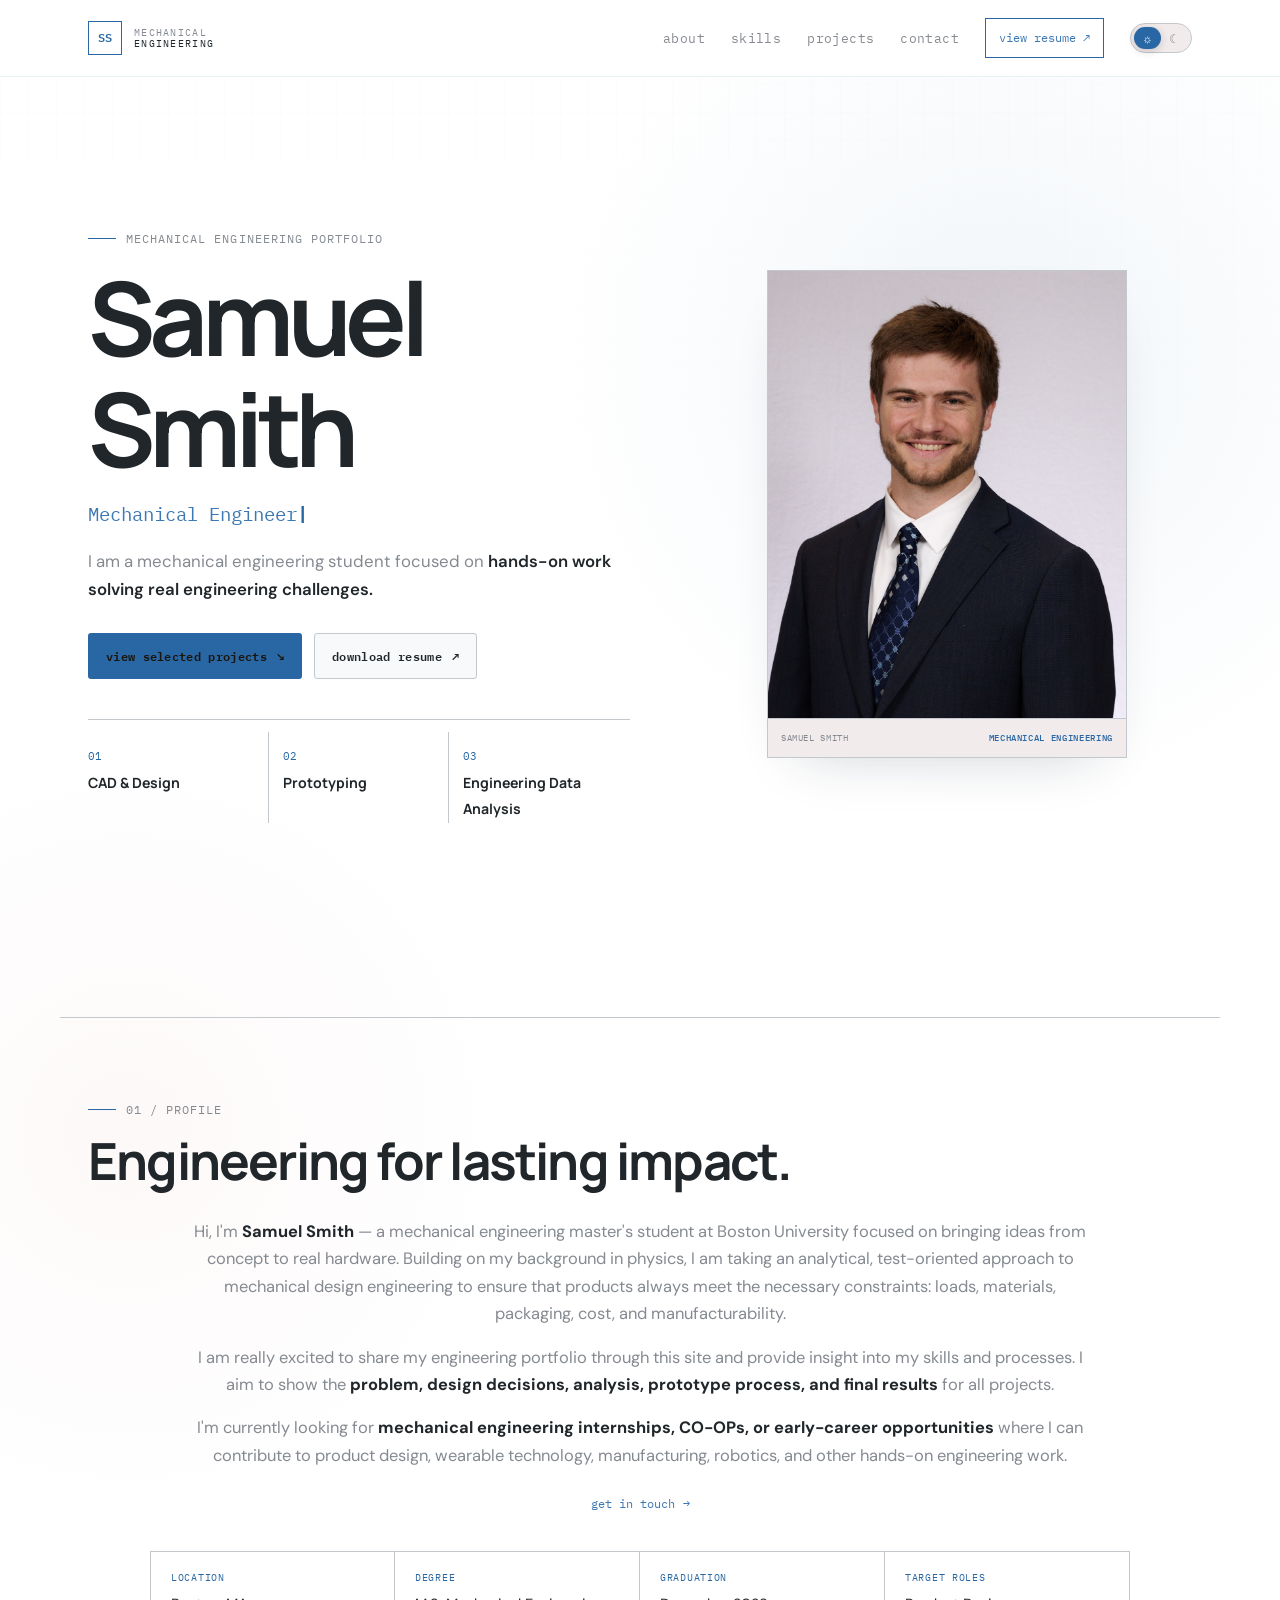
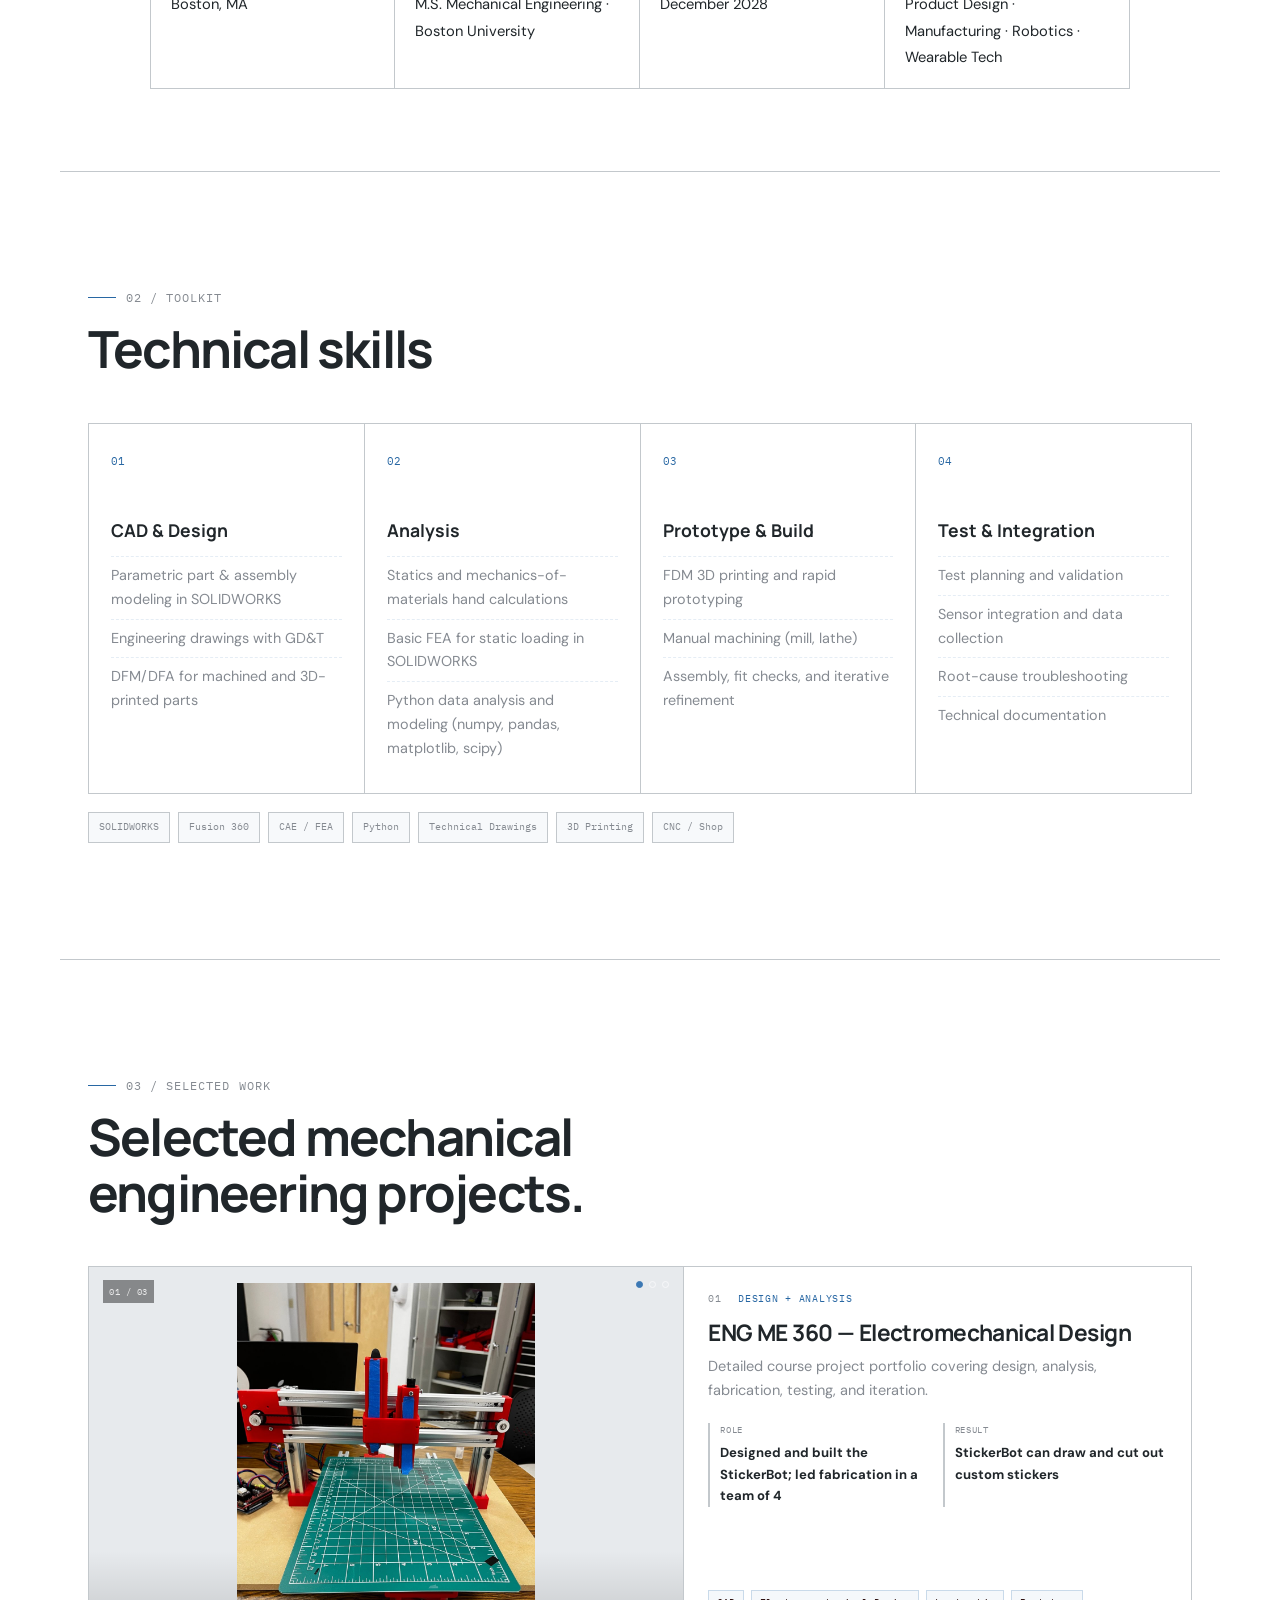
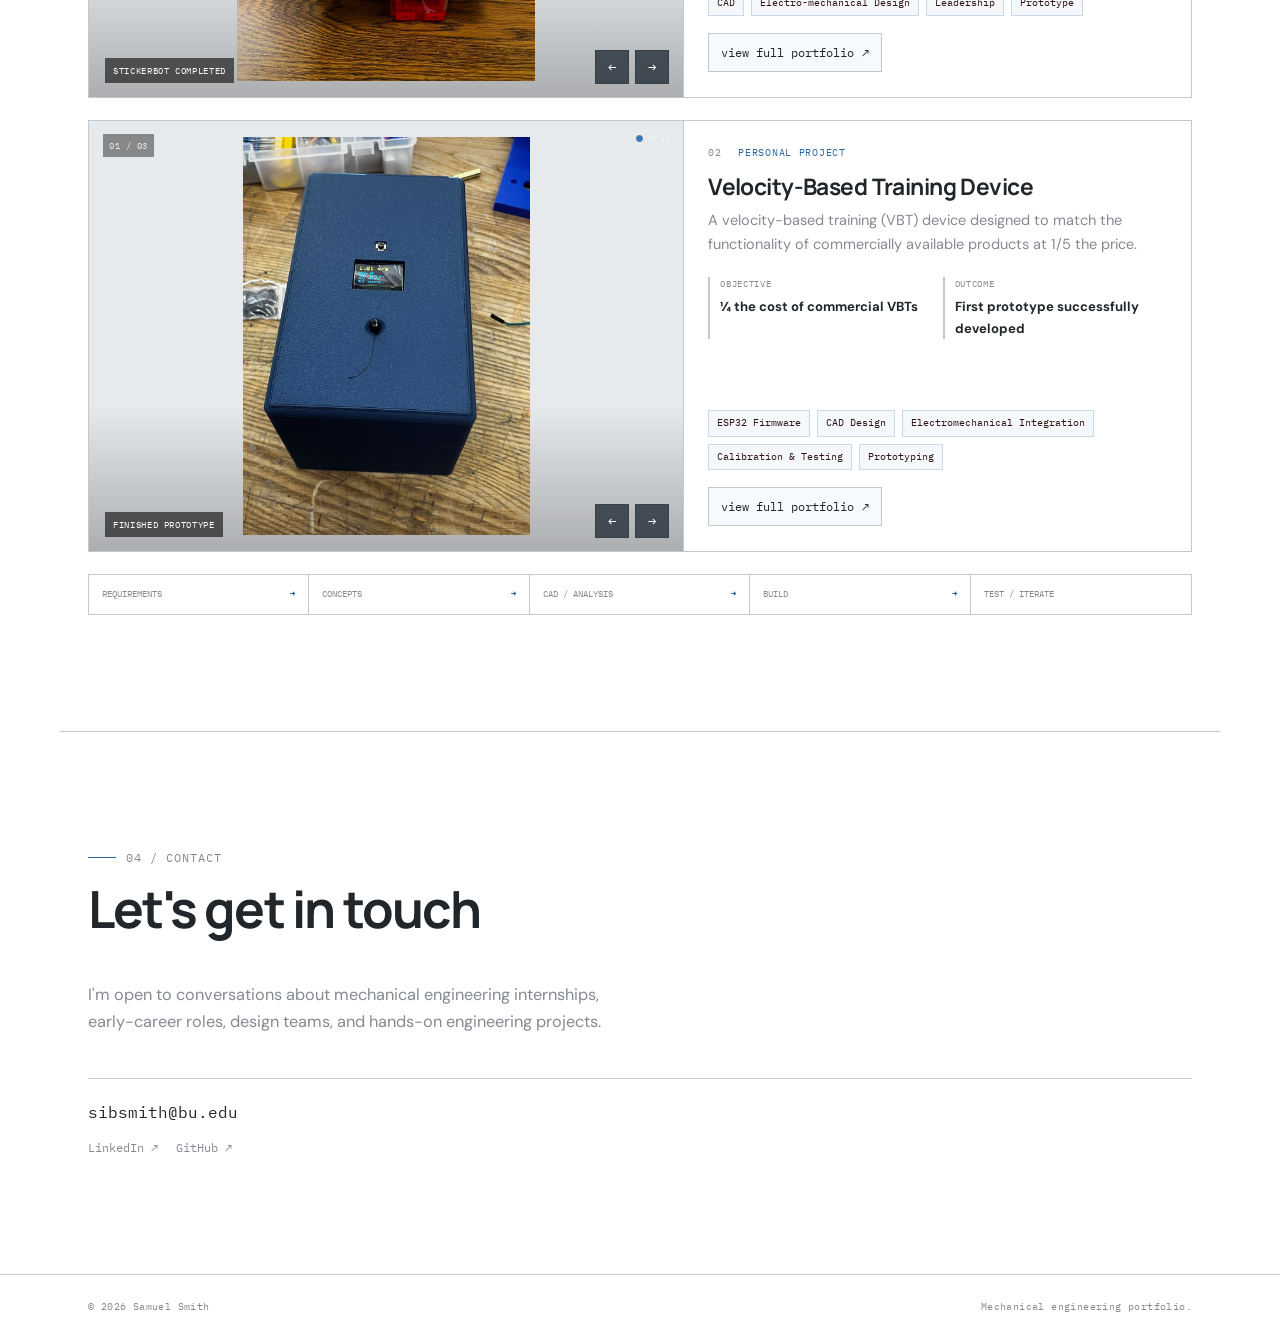
<file: index.html>
<!DOCTYPE html>
<html lang="en">
<head>
  <meta charset="UTF-8">
  <meta name="viewport" content="width=device-width, initial-scale=1.0">
  <meta name="color-scheme" content="dark light">
  <script>
    (() => {
      try {
        const saved = localStorage.getItem('portfolio-theme');
        if (saved === 'light' || saved === 'dark') {
          document.documentElement.dataset.theme = saved;
        }
      } catch (e) {}
    })();
  </script>
  <title>Samuel Smith — Mechanical Engineering Student</title>
  <meta name="description" content="Portfolio of Samuel Smith, a mechanical engineering student focused on CAD, design, analysis, prototyping, and testing.">

  <!-- Industrial/editorial typography with a technical mono accent. -->
  <link rel="preconnect" href="https://fonts.googleapis.com">
  <link rel="preconnect" href="https://fonts.gstatic.com" crossorigin>
  <link href="https://fonts.googleapis.com/css2?family=DM+Sans:wght@400;500;600;700&family=IBM+Plex+Mono:wght@400;500;600&family=Manrope:wght@500;600;700;800&display=swap" rel="stylesheet">

  <link rel="stylesheet" href="style.css?v=9">
</head>
<body>
  <header class="site-header">
    <nav class="nav container">
      <a href="#hero" class="nav__logo" aria-label="Samuel Smith home">
        <span class="nav__logo-mark">SS</span>
        <span class="nav__logo-copy">MECHANICAL<br><span>ENGINEERING</span></span>
      </a>

      <button class="nav__toggle" id="navToggle" aria-label="Toggle navigation menu" aria-expanded="false">
        <span></span><span></span><span></span>
      </button>

      <ul class="nav__links" id="navLinks">
        <li><a href="#about" class="nav__link">about</a></li>
        <li><a href="#skills" class="nav__link">skills</a></li>
        <li><a href="#projects" class="nav__link">projects</a></li>
        <li><a href="#contact" class="nav__link">contact</a></li>
        <li><a href="resume.pdf" class="nav__resume" target="_blank" rel="noopener">view resume <span>↗</span></a></li>
        <li class="nav__theme">
          <div class="theme-switch" id="themeSwitch" role="group" aria-label="Appearance">
            <span class="theme-switch__thumb" aria-hidden="true"></span>
            <button class="theme-switch__option" type="button" data-theme-choice="light" aria-label="Switch to light appearance" title="Light appearance">☼</button>
            <button class="theme-switch__option" type="button" data-theme-choice="dark" aria-label="Switch to dark appearance" title="Dark appearance">☾</button>
          </div>
        </li>
      </ul>
    </nav>
  </header>

  <main>
    <!-- HERO -->
    <section id="hero" class="hero container">
      <div class="hero__grid">
        <div class="hero__content">
          <p class="eyebrow"><span class="eyebrow__line"></span> mechanical engineering portfolio</p>
          <h1 class="hero__name">Samuel Smith</h1>
          <p class="hero__type"><span id="typewriter" class="hero__type-text"></span><span class="hero__cursor" aria-hidden="true">|</span></p>
          <p class="hero__tagline">
            I am a mechanical engineering student focused on<strong> hands-on work solving real engineering challenges.</strong>
          </p>

          <div class="hero__actions">
            <a href="#projects" class="btn btn--primary">view selected projects <span>↘</span></a>
            <a href="resume.pdf" class="btn btn--ghost" target="_blank" rel="noopener">download resume <span>↗</span></a>
          </div>

          <div class="hero__meta">
            <div><span>01</span><strong>CAD & Design</strong></div>
            <div><span>02</span><strong>Prototyping</strong></div>
            <div><span>03</span><strong>Engineering Data Analysis</strong></div>
          </div>
        </div>

        <aside class="hero__headshot" aria-label="Portrait of Samuel Smith">
          <div class="headshot-card headshot-card--hero">
            <img class="headshot-card__image" src="images/Smith_Sam_081-_1511.jpg" alt="Portrait of Samuel Smith">
            <div class="headshot-card__caption"><span>Samuel Smith</span><strong>MECHANICAL ENGINEERING</strong></div>
          </div>
        </aside>
      </div>
    </section>

    <!-- ABOUT -->
    <section id="about" class="about container">
      <div class="section-heading">
        <p class="eyebrow"><span class="eyebrow__line"></span> 01 / profile</p>
        <h2 class="section-title">Engineering for lasting impact.</h2>
      </div>

      <div class="about__grid">
        <div class="about__text">
          <p>
            Hi, I'm <strong>Samuel Smith</strong> — a mechanical engineering master's student at Boston University focused on 
            bringing ideas from concept to real hardware. Building on my background in physics, I am taking an analytical, 
            test-oriented approach to mechanical design engineering to ensure that products always meet the necessary constraints: 
            loads, materials, packaging, cost, and manufacturability.
          </p>
          <p>
            I am really excited to share my engineering portfolio through this site and provide insight into my skills and processes. I aim to show the <strong>problem, design decisions, analysis, prototype process, and final results</strong> 
            for all projects.
          
          </p>
          <p>
            I'm currently looking for <strong>mechanical engineering internships, CO-OPs, or early-career opportunities</strong> where I can contribute to product design, wearable technology, manufacturing, robotics, and other hands-on engineering work.
          </p>
          <a href="#contact" class="text-link">get in touch <span>→</span></a>
        </div>

        <div class="about__meta">
          <div class="meta-card"><span class="meta-card__label">location</span><span class="meta-card__value">Boston, MA</span></div>
          <div class="meta-card"><span class="meta-card__label">degree</span><span class="meta-card__value">M.S. Mechanical Engineering · Boston University</span></div>
          <div class="meta-card"><span class="meta-card__label">graduation</span><span class="meta-card__value">December 2028</span></div>
          <div class="meta-card"><span class="meta-card__label">target roles</span><span class="meta-card__value">Product Design · Manufacturing · Robotics · Wearable Tech</span></div>
        </div>
      </div>
    </section>

    <!-- SKILLS / TOOLKIT -->
    <section id="skills" class="skills container">
      <div class="section-heading section-heading--split">
        <div>
          <p class="eyebrow"><span class="eyebrow__line"></span> 02 / toolkit</p>
          <h2 class="section-title">Technical skills</h2>
        </div>
      </div>

      <div class="skills__grid">
        <article class="skill-group">
          <span class="skill-group__number">01</span>
          <h3 class="skill-group__title">CAD &amp; Design</h3>
          <ul class="skill-list">
            <li>Parametric part &amp; assembly modeling in SOLIDWORKS</li>
            <li>Engineering drawings with GD&amp;T</li>
            <li>DFM/DFA for machined and 3D-printed parts</li>
          </ul>
        </article>

        <article class="skill-group">
          <span class="skill-group__number">02</span>
          <h3 class="skill-group__title">Analysis</h3>
          <ul class="skill-list">
            <li>Statics and mechanics-of-materials hand calculations</li>
            <li>Basic FEA for static loading in SOLIDWORKS</li>
            <li>Python data analysis and modeling (numpy, pandas, matplotlib, scipy)</li>
          </ul>
        </article>

        <article class="skill-group">
          <span class="skill-group__number">03</span>
          <h3 class="skill-group__title">Prototype &amp; Build</h3>
          <ul class="skill-list">
            <li>FDM 3D printing and rapid prototyping</li>
            <li>Manual machining (mill, lathe)</li>
            <li>Assembly, fit checks, and iterative refinement</li>
          </ul>
        </article>

        <article class="skill-group">
          <span class="skill-group__number">04</span>
          <h3 class="skill-group__title">Test &amp; Integration</h3>
          <ul class="skill-list">
            <li>Test planning and validation</li>
            <li>Sensor integration and data collection</li>
            <li>Root-cause troubleshooting</li>
            <li>Technical documentation</li>
          </ul>
        </article>
      </div>

      <div class="tool-strip" aria-label="Software and fabrication tools">
        <span>SOLIDWORKS</span><span>Fusion 360</span><span>CAE / FEA</span><span>Python</span><span>Technical Drawings</span><span>3D Printing</span><span>CNC / Shop</span>
      </div>
    </section>

    <!-- PROJECTS -->
    <section id="projects" class="projects container">
      <div class="section-heading section-heading--split">
        <div>
          <p class="eyebrow"><span class="eyebrow__line"></span> 03 / selected work</p>
          <h2 class="section-title">Selected mechanical engineering projects.</h2>
        </div>
        
      </div>

      <div class="projects__grid">
        <article class="project-card project-card--featured" data-project-url="engme360.html" tabindex="0" aria-label="Open ENG ME 360 — Electromechanical Design portfolio">
          <div class="project-card__visual project-card__visual--carousel">
            <div class="carousel" data-carousel tabindex="0" aria-label="Project 01 image carousel">
              <div class="carousel__viewport"><div class="carousel__track">
                <figure class="carousel__slide"><img src="images/sticker-prototype-front.jpg" alt="Project 01 — design / CAD, image 1"><span class="carousel__label">StickerBot Completed</span></figure>
                <figure class="carousel__slide"><img src="images/sticker-draw-robot-poster.jpg" alt="Project 01 — design / CAD, image 2"><span class="carousel__label">Snapshot Mid Drawing Routine</span></figure>
                <figure class="carousel__slide"><img src="images/1D_LinearStage.jpg" alt="Project 01 — design / CAD, image 3"><span class="carousel__label">1D Linear Stage Prototpying</span></figure>
              </div></div>
              <span class="carousel__counter" aria-hidden="true">01 / 03</span>
              <div class="carousel__dots" aria-label="Choose project image">
                <button class="carousel__dot is-active" type="button" aria-label="Show image 1"></button>
                <button class="carousel__dot" type="button" aria-label="Show image 2"></button>
                <button class="carousel__dot" type="button" aria-label="Show image 3"></button>
              </div>
              <div class="carousel__controls">
                <button class="carousel__button" type="button" data-carousel-prev aria-label="Previous image">←</button>
                <button class="carousel__button" type="button" data-carousel-next aria-label="Next image">→</button>
              </div>
            </div>
          </div>
          <div class="project-card__body">
            <div class="project-card__eyebrow"><span>01</span> DESIGN + ANALYSIS</div>
            <h3 class="project-card__title">ENG ME 360 — Electromechanical Design</h3>
            <p class="project-card__desc">Detailed course project portfolio covering design, analysis, fabrication, testing, and iteration.</p>
            <div class="project-card__metrics">
              <div><span>role</span><strong>Designed and built the StickerBot; led fabrication in a team of 4</strong></div>
              <div><span>result</span><strong>StickerBot can draw and cut out custom stickers</strong></div>
            </div>
            <ul class="project-card__tags"><li>CAD</li><li>Electro-mechanical Design</li><li>Leadership</li><li>Prototype</li></ul>
            <a href="engme360.html" class="project-link">view full portfolio <span>↗</span></a>
          </div>
        </article>

        <article class="project-card project-card--featured" data-project-url="vbt.html" tabindex="0" aria-label="Open Velocity-Based Training Device portfolio">
          <div class="project-card__visual project-card__visual--carousel">
            <div class="carousel" data-carousel tabindex="0" aria-label="Velocity-based training device image carousel">
              <div class="carousel__viewport"><div class="carousel__track">
                <figure class="carousel__slide"><img src="images/project-02-01.jpg" alt="Finished VBT prototype"><span class="carousel__label">finished prototype</span></figure>
                <figure class="carousel__slide"><img src="images/project-02-02.jpg" alt="Internal encoder mechanism"><span class="carousel__label">internal encoder mechanism</span></figure>
                <figure class="carousel__slide"><img src="images/project-02-03.jpg" alt="VBT circuitry"><span class="carousel__label">circuitry</span></figure>
              </div></div>
              <span class="carousel__counter" aria-hidden="true">01 / 03</span>
              <div class="carousel__dots" aria-label="Choose project image">
                <button class="carousel__dot is-active" type="button" aria-label="Show image 1"></button>
                <button class="carousel__dot" type="button" aria-label="Show image 2"></button>
                <button class="carousel__dot" type="button" aria-label="Show image 3"></button>
              </div>
              <div class="carousel__controls">
                <button class="carousel__button" type="button" data-carousel-prev aria-label="Previous image">←</button>
                <button class="carousel__button" type="button" data-carousel-next aria-label="Next image">→</button>
              </div>
            </div>
          </div>
          <div class="project-card__body">
            <div class="project-card__eyebrow"><span>02</span> PERSONAL PROJECT</div>
            <h3 class="project-card__title">Velocity-Based Training Device</h3>
            <p class="project-card__desc">A velocity-based training (VBT) device designed to match the functionality of commercially available products at 1/5 the price.</p>
            <div class="project-card__metrics">
              <div><span>objective</span><strong>¼ the cost of commercial VBTs</strong></div>
              <div><span>outcome</span><strong>First prototype successfully developed</strong></div>
            </div>
            <ul class="project-card__tags"><li>ESP32 Firmware</li><li>CAD Design</li><li>Electromechanical Integration</li><li>Calibration &amp; Testing</li><li>Prototyping</li></ul>
            <a href="vbt.html" class="project-link">view full portfolio <span>↗</span></a>
          </div>
        </article>


      </div>

      <div class="project-process">
        <div><span>REQUIREMENTS</span><strong>→</strong></div>
        <div><span>CONCEPTS</span><strong>→</strong></div>
        <div><span>CAD / ANALYSIS</span><strong>→</strong></div>
        <div><span>BUILD</span><strong>→</strong></div>
        <div><span>TEST / ITERATE</span></div>
      </div>
    </section>

    <!-- CONTACT -->
    <section id="contact" class="contact container">
      <div class="section-heading">
        <p class="eyebrow"><span class="eyebrow__line"></span> 04 / contact</p>
        <h2 class="section-title">Let's get in touch</h2>
      </div>
        <div class="contact__intro">
          <p>I'm open to conversations about mechanical engineering internships, early-career roles, design teams, and hands-on engineering projects.</p>
          <div class="contact__direct">
            <a href="mailto:sibsmith@bu.edu" class="contact__direct-link">sibsmith@bu.edu</a>
            <div class="contact__socials">
              <a href="https://www.linkedin.com/in/samuelsmith0110" target="_blank" rel="noopener">LinkedIn ↗</a>
              <a href="https://github.com/samuelibsmith" target="_blank" rel="noopener">GitHub ↗</a>
            </div>
          </div>
        </div>
    </section>
  </main>

  <footer class="site-footer">
    <div class="container site-footer__inner">
      <p>© <span id="year"></span> Samuel Smith</p>
      <p>Mechanical engineering portfolio.</p>
    </div>
  </footer>

  <script src="script.js?v=4"></script>
</body>
</html>
</file>
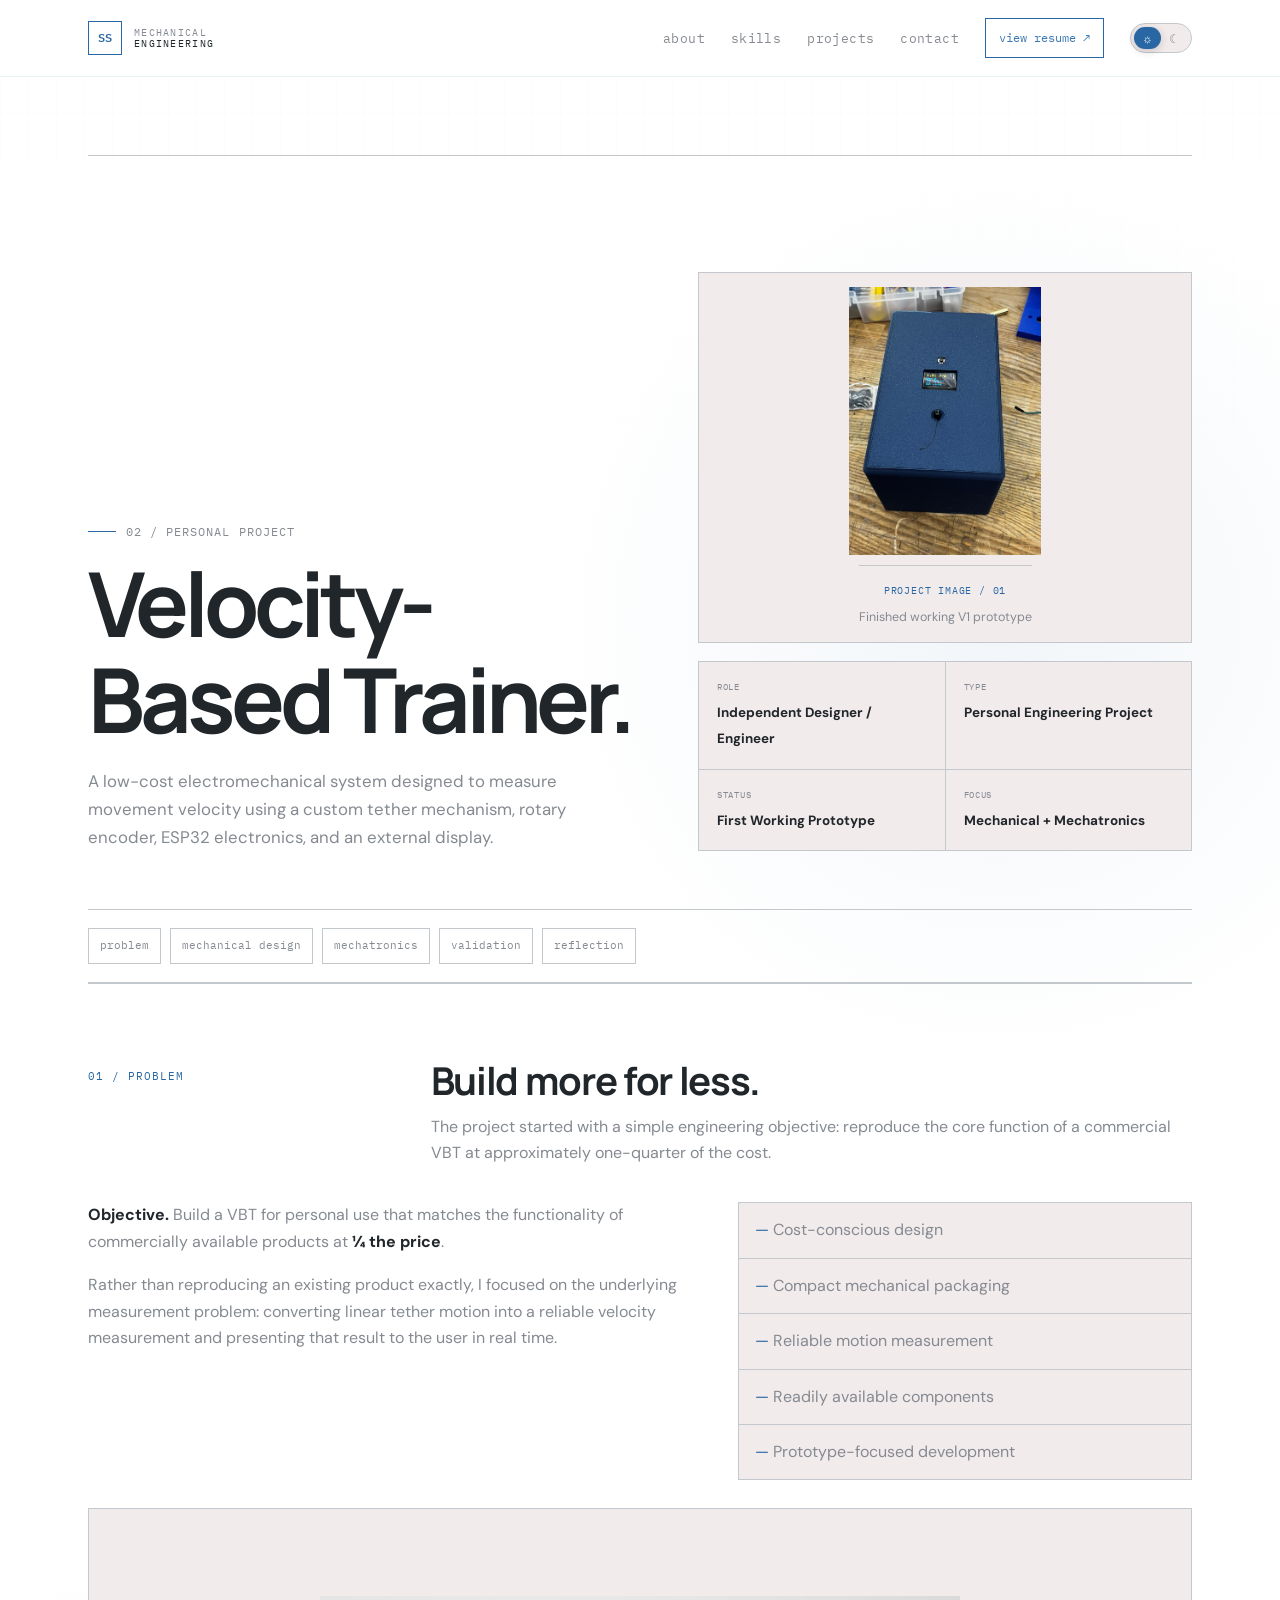
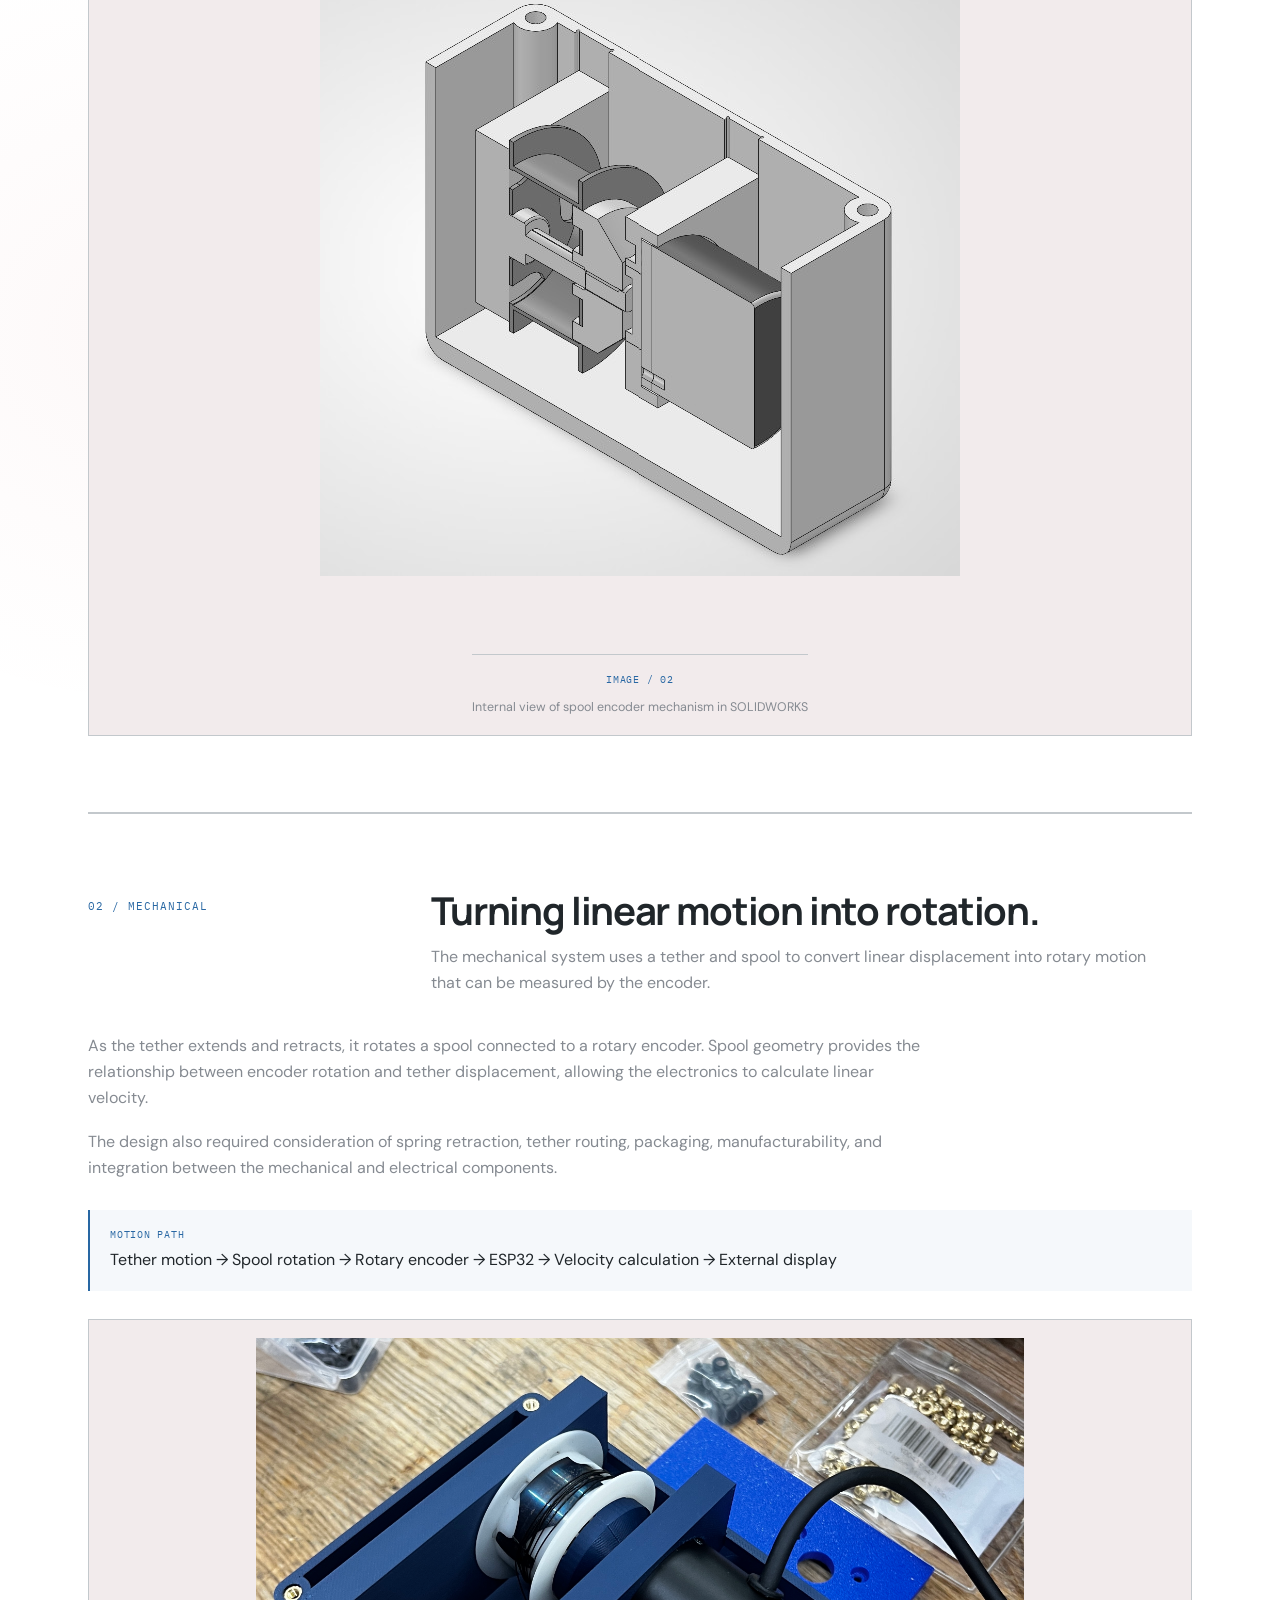
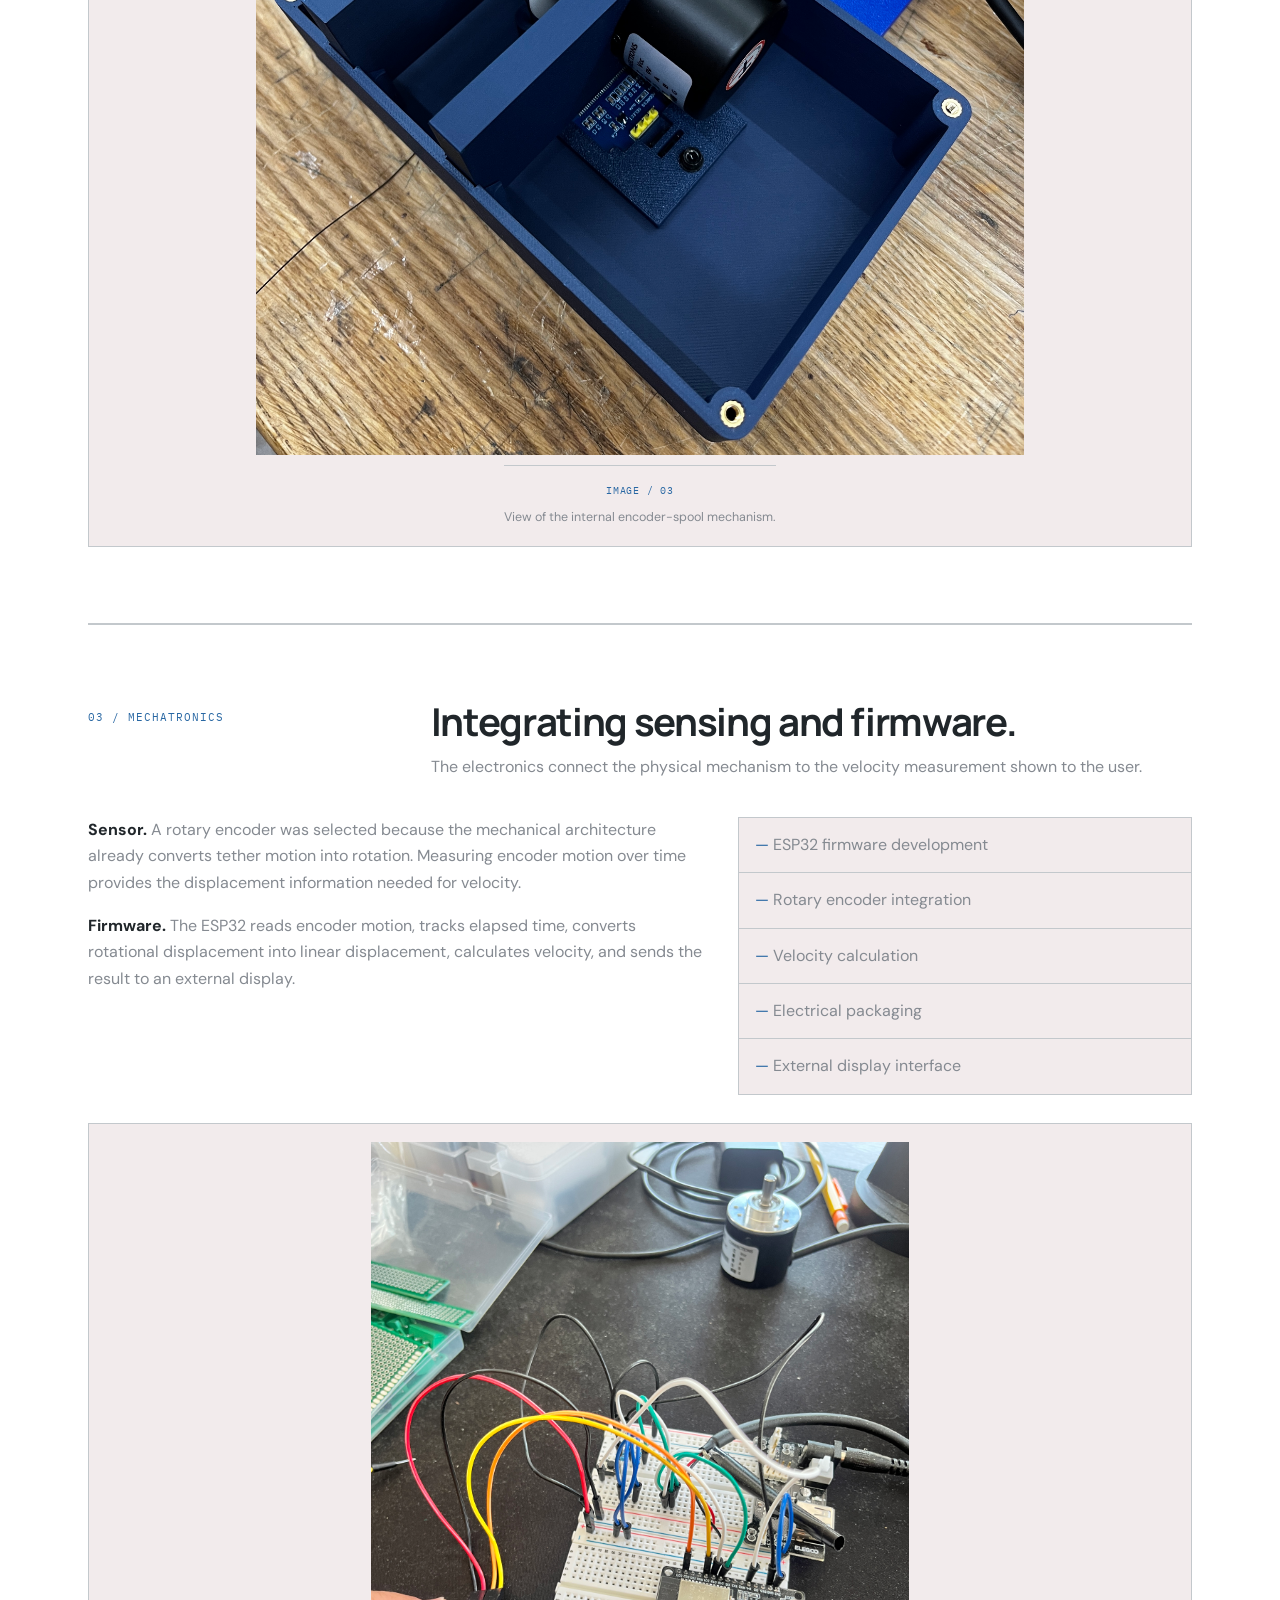
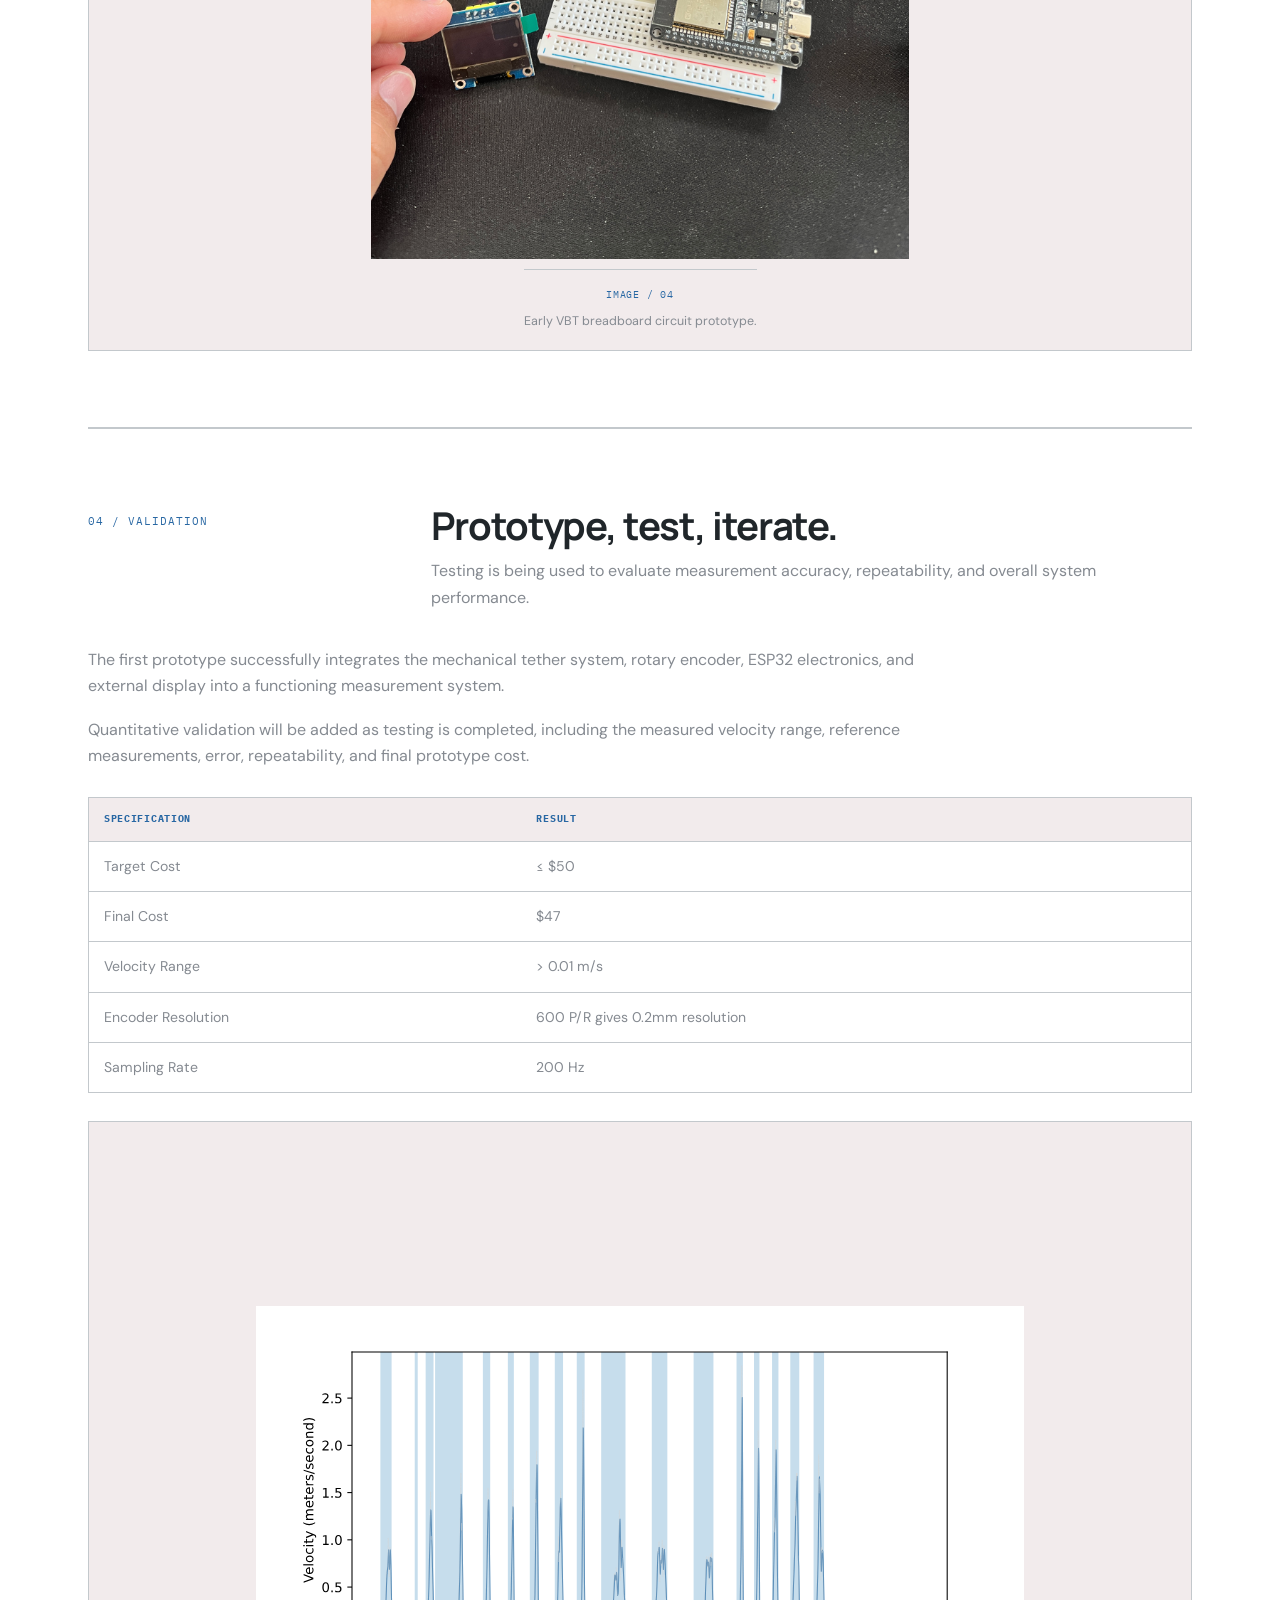
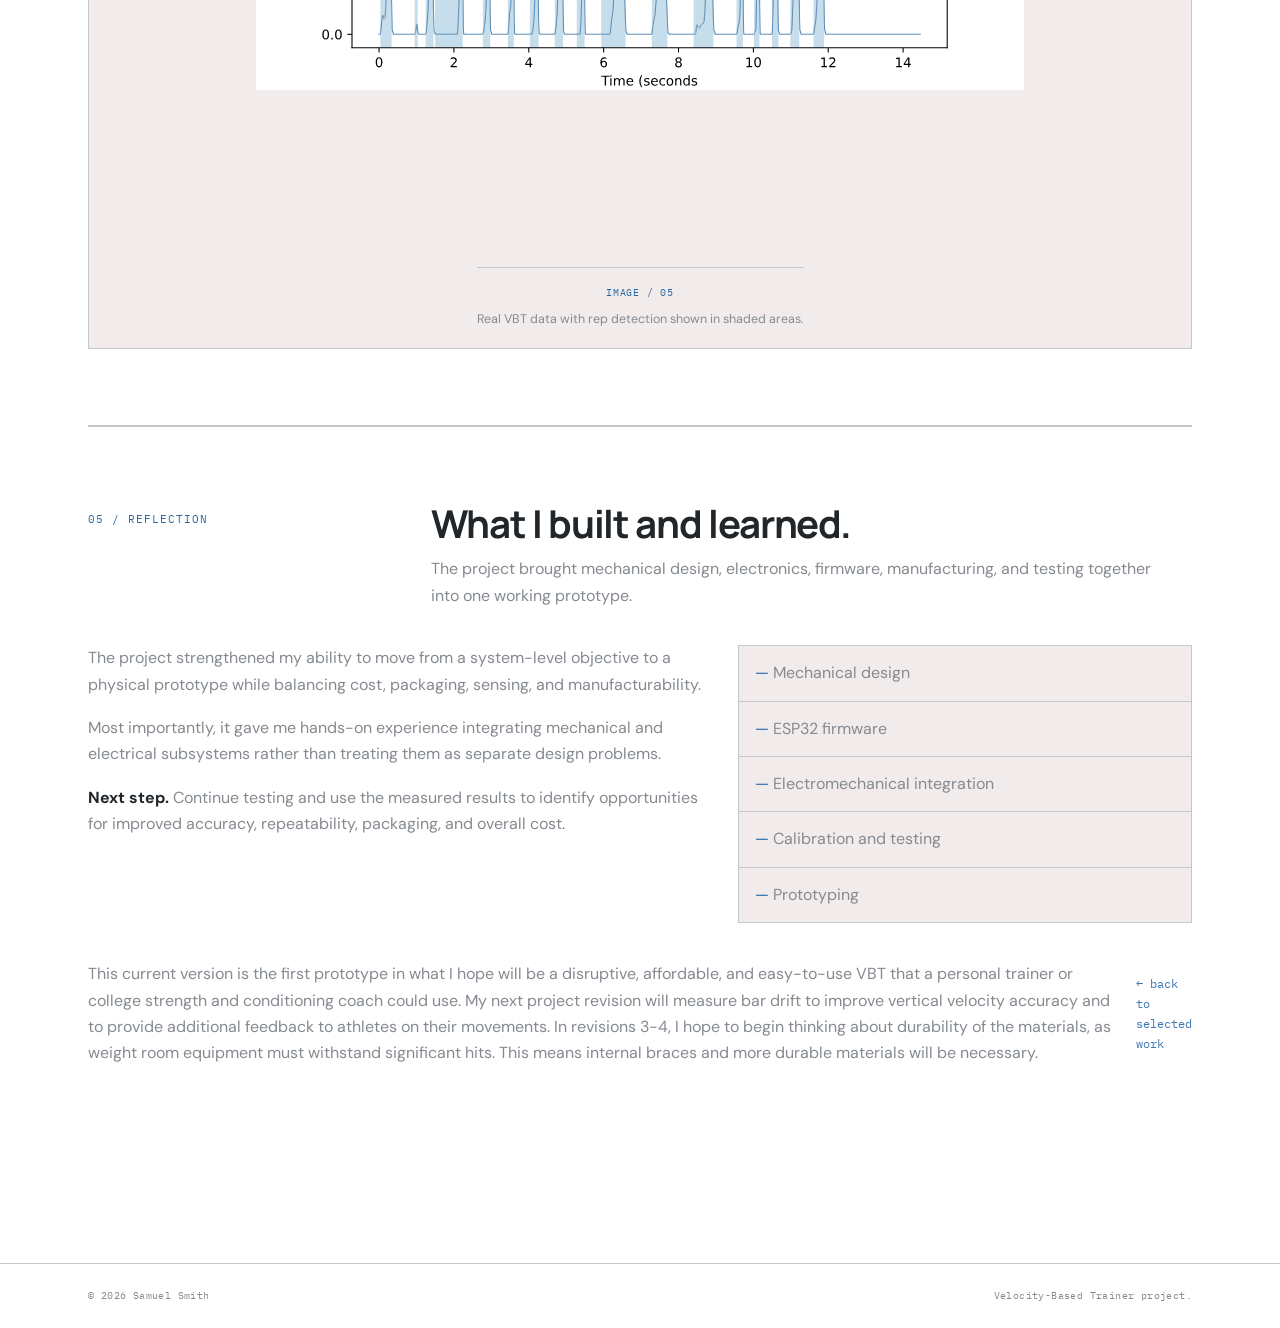
<file: vbt.html>
<!DOCTYPE html>
<html lang="en">
<head>
  <meta charset="UTF-8">
  <meta name="viewport" content="width=device-width, initial-scale=1.0">
  <meta name="color-scheme" content="dark light">
  <script>
    (() => {
      try {
        const saved = localStorage.getItem('portfolio-theme');
        if (saved === 'light' || saved === 'dark') document.documentElement.dataset.theme = saved;
      } catch (e) {}
    })();
  </script>
  <title>Velocity-Based Trainer | Samuel Smith</title>
  <meta name="description" content="Velocity-Based Trainer project portfolio for Samuel Smith, focused on mechanical design, mechatronics, firmware, and prototyping.">
  <link rel="preconnect" href="https://fonts.googleapis.com">
  <link rel="preconnect" href="https://fonts.gstatic.com" crossorigin>
  <link href="https://fonts.googleapis.com/css2?family=DM+Sans:wght@400;500;600;700&family=IBM+Plex+Mono:wght@400;500;600&family=Manrope:wght@500;600;700;800&display=swap" rel="stylesheet">
  <link rel="stylesheet" href="style.css?v=10">
</head>
<body>
<header class="site-header"><nav class="nav container">
  <a href="index.html#hero" class="nav__logo" aria-label="Samuel Smith home"><span class="nav__logo-mark">SS</span><span class="nav__logo-copy">MECHANICAL<br><span>ENGINEERING</span></span></a>
  <button class="nav__toggle" id="navToggle" aria-label="Toggle navigation menu" aria-expanded="false"><span></span><span></span><span></span></button>
  <ul class="nav__links" id="navLinks">
    <li><a href="index.html#about" class="nav__link">about</a></li><li><a href="index.html#skills" class="nav__link">skills</a></li><li><a href="index.html#projects" class="nav__link">projects</a></li><li><a href="index.html#contact" class="nav__link">contact</a></li><li><a href="resume.pdf" class="nav__resume" target="_blank" rel="noopener">view resume <span>↗</span></a></li>
    <li class="nav__theme"><div class="theme-switch" id="themeSwitch" role="group" aria-label="Appearance"><span class="theme-switch__thumb" aria-hidden="true"></span><button class="theme-switch__option" type="button" data-theme-choice="light" aria-label="Switch to light appearance" title="Light appearance">☼</button><button class="theme-switch__option" type="button" data-theme-choice="dark" aria-label="Switch to dark appearance" title="Dark appearance">☾</button></div></li>
  </ul>
</nav></header>

<main class="case-study container vbt-case-study">
  <section class="case-hero">
    <div>
      <p class="eyebrow"><span class="eyebrow__line"></span> 02 / PERSONAL PROJECT</p>
      <h1>Velocity-Based Trainer.</h1>
      <p class="case-hero__lead">A low-cost electromechanical system designed to measure movement velocity using a custom tether mechanism, rotary encoder, ESP32 electronics, and an external display.</p>
    </div>
    <div>
      <div class="case-figure case-figure--hero-image"><img src="images/project-02-01.jpg" alt="Finished VBT prototype"><div class="case-figure__caption"><span>PROJECT IMAGE / 01</span><small>Finished working V1 prototype</small></div></div>
      <div class="case-hero__meta">
        <div><span>role</span><strong>Independent Designer / Engineer</strong></div>
        <div><span>type</span><strong>Personal Engineering Project</strong></div>
        <div><span>status</span><strong>First Working Prototype</strong></div>
        <div><span>focus</span><strong>Mechanical + Mechatronics</strong></div>
      </div>
    </div>
  </section>

  <nav class="case-toc" aria-label="VBT project navigation"><a href="#problem">problem</a><a href="#mechanical">mechanical design</a><a href="#mechatronics">mechatronics</a><a href="#validation">validation</a><a href="#reflection">reflection</a></nav>

  <section id="problem" class="case-section">
    <div class="case-section__header"><div class="case-section__index">01 / PROBLEM</div><div><h2>Build more for less.</h2><p class="case-section__intro">The project started with a simple engineering objective: reproduce the core function of a commercial VBT at approximately one-quarter of the cost.</p></div></div>
    <div class="case-two-col"><div class="case-copy"><p><strong>Objective.</strong> Build a VBT for personal use that matches the functionality of commercially available products at <strong>¼ the price</strong>.</p><p>Rather than reproducing an existing product exactly, I focused on the underlying measurement problem: converting linear tether motion into a reliable velocity measurement and presenting that result to the user in real time.</p></div><ul class="case-list"><li>Cost-conscious design</li><li>Compact mechanical packaging</li><li>Reliable motion measurement</li><li>Readily available components</li><li>Prototype-focused development</li></ul></div>
    <div class="case-figure case-figure--wide"><img src="images/spool_mechanism_CAD.jpg" alt="Internal spool encoder mechanism"><div class="case-figure__caption"><span>IMAGE / 02</span><small>Internal view of spool encoder mechanism in SOLIDWORKS</small></div></div>
  </section>

  <section id="mechanical" class="case-section">
    <div class="case-section__header"><div class="case-section__index">02 / MECHANICAL</div><div><h2>Turning linear motion into rotation.</h2><p class="case-section__intro">The mechanical system uses a tether and spool to convert linear displacement into rotary motion that can be measured by the encoder.</p></div></div>
    <div class="case-copy"><p>As the tether extends and retracts, it rotates a spool connected to a rotary encoder. Spool geometry provides the relationship between encoder rotation and tether displacement, allowing the electronics to calculate linear velocity.</p><p>The design also required consideration of spring retraction, tether routing, packaging, manufacturability, and integration between the mechanical and electrical components.</p></div>
    <div class="case-callout"><span>Motion path</span><p>Tether motion → Spool rotation → Rotary encoder → ESP32 → Velocity calculation → External display</p></div>
    <div class="case-figure case-figure--wide"><img src="images/open_lid_mechanism.JPG" alt="Internal encoder-spool mechanism"><div class="case-figure__caption"><span>IMAGE / 03</span><small>View of the internal encoder-spool mechanism.</small></div></div>
  </section>

  <section id="mechatronics" class="case-section">
    <div class="case-section__header"><div class="case-section__index">03 / MECHATRONICS</div><div><h2>Integrating sensing and firmware.</h2><p class="case-section__intro">The electronics connect the physical mechanism to the velocity measurement shown to the user.</p></div></div>
    <div class="case-two-col"><div class="case-copy"><p><strong>Sensor.</strong> A rotary encoder was selected because the mechanical architecture already converts tether motion into rotation. Measuring encoder motion over time provides the displacement information needed for velocity.</p><p><strong>Firmware.</strong> The ESP32 reads encoder motion, tracks elapsed time, converts rotational displacement into linear displacement, calculates velocity, and sends the result to an external display.</p></div><ul class="case-list"><li>ESP32 firmware development</li><li>Rotary encoder integration</li><li>Velocity calculation</li><li>Electrical packaging</li><li>External display interface</li></ul></div>
    <div class="case-figure case-figure--wide"><img src="images/vbt_breadboard_prototype.JPG" alt="VBT breadboard electronics prototype"><div class="case-figure__caption"><span>IMAGE / 04</span><small>Early VBT breadboard circuit prototype.</small></div></div>
  </section>

  <section id="validation" class="case-section">
    <div class="case-section__header"><div class="case-section__index">04 / VALIDATION</div><div><h2>Prototype, test, iterate.</h2><p class="case-section__intro">Testing is being used to evaluate measurement accuracy, repeatability, and overall system performance.</p></div></div>
    <div class="case-copy"><p>The first prototype successfully integrates the mechanical tether system, rotary encoder, ESP32 electronics, and external display into a functioning measurement system.</p><p>Quantitative validation will be added as testing is completed, including the measured velocity range, reference measurements, error, repeatability, and final prototype cost.</p></div>
    <div class="case-table-wrap"><table class="case-table"><thead><tr><th>Specification</th><th>Result</th></tr></thead><tbody><tr><td>Target Cost</td><td>≤ $50</td></tr><tr><td>Final Cost</td><td>$47</td></tr><tr><td>Velocity Range</td><td>> 0.01 m/s</td></tr><tr><td>Encoder Resolution</td><td>600 P/R gives 0.2mm resolution</td></tr><tr><td>Sampling Rate</td><td>200 Hz</td></tr></tbody></table></div>
    <div class="case-figure case-figure--wide"><img src="images/vbt_data.svg" alt="VBT validation data"><div class="case-figure__caption"><span>IMAGE / 05</span><small>Real VBT data with rep detection shown in shaded areas.</small></div></div>
  </section>

  <section id="reflection" class="case-section">
    <div class="case-section__header"><div class="case-section__index">05 / REFLECTION</div><div><h2>What I built and learned.</h2><p class="case-section__intro">The project brought mechanical design, electronics, firmware, manufacturing, and testing together into one working prototype.</p></div></div>
    <div class="case-two-col"><div class="case-copy"><p>The project strengthened my ability to move from a system-level objective to a physical prototype while balancing cost, packaging, sensing, and manufacturability.</p><p>Most importantly, it gave me hands-on experience integrating mechanical and electrical subsystems rather than treating them as separate design problems.</p><p><strong>Next step.</strong> Continue testing and use the measured results to identify opportunities for improved accuracy, repeatability, packaging, and overall cost.</p></div><ul class="case-list"><li>Mechanical design</li><li>ESP32 firmware</li><li>Electromechanical integration</li><li>Calibration and testing</li><li>Prototyping</li></ul></div>
    <div class="case-next"><p>This current version is the first prototype in what I hope will be a disruptive, affordable, and easy-to-use VBT that a personal trainer or college strength and conditioning coach could use. My next project revision will measure bar drift to improve vertical velocity accuracy and to provide additional feedback to athletes on their movements. In revisions 3-4, I hope to begin thinking about durability of the materials, as weight room equipment must withstand significant hits. This means internal braces and more durable materials will be necessary.</p><a class="case-back" href="index.html#projects">← back to selected work</a></div>
  </section>
</main>

<footer class="site-footer"><div class="container site-footer__inner"><p>© <span id="year"></span> Samuel Smith</p><p>Velocity-Based Trainer project.</p></div></footer>
<script src="script.js?v=4"></script>
</body>
</html>
</file>
<file: style.css>
/* ========================================================================== 
   MECHANICAL ENGINEERING PORTFOLIO — visual system
   ========================================================================== */
 :root {
  color-scheme: dark;
  --bg: #111416;
  --surface: #1D2123;
  --surface-2: #292E30;
  --surface-3: #444A4D;
  --border: #41484B;
  --text: #F2EBEC;
  --text-muted: #858A91;
  --accent: #3C78B4;
  --accent-bright: #5B98D2;
  --secondary: #2E1110;
  --signal: #D9A441;
  --input-bg: #0D1012;

  --light-bg: #FFFFFF;
  --light-surface: #F2EBEC;
  --light-surface-2: #E7EAED;
  --light-surface-3: #D8DDE1;
  --light-border: #C3C8CC;
  --light-text: #20262A;
  --light-text-muted: #858A91;
  --light-accent: #2867A3;
  --light-accent-bright: #3C78B4;
  --light-secondary: #2E1110;
  --light-signal: #B98522;
  --light-danger: #A33A34;
  --light-input-bg: #FFFFFF;

  --font-display: 'Manrope', 'Segoe UI', sans-serif;
  --font-body: 'DM Sans', 'Segoe UI', sans-serif;
  --font-mono: 'IBM Plex Mono', 'SFMono-Regular', Consolas, monospace;

  --container-w: 1160px;
  --radius-sm: 3px;
  --radius-md: 5px;
  --shadow: 0 28px 60px -35px rgba(0,0,0,.85);
}

html[data-theme="light"] {
  color-scheme: light;
  --bg: var(--light-bg);
  --surface: var(--light-surface);
  --surface-2: var(--light-surface-2);
  --surface-3: var(--light-surface-3);
  --border: var(--light-border);
  --text: var(--light-text);
  --text-muted: var(--light-text-muted);
  --accent: var(--light-accent);
  --accent-bright: var(--light-accent-bright);
  --secondary: var(--light-secondary);
  --signal: var(--light-signal);
  --danger: var(--light-danger);
  --input-bg: var(--light-input-bg);
  --shadow: 0 24px 55px -32px rgba(20,39,55,.24);
}

@media (prefers-color-scheme: light) {
  html:not([data-theme]) {
    --bg: var(--light-bg);
    --surface: var(--light-surface);
    --surface-2: var(--light-surface-2);
    --surface-3: var(--light-surface-3);
    --border: var(--light-border);
    --text: var(--light-text);
    --text-muted: var(--light-text-muted);
    --accent: var(--light-accent);
    --accent-bright: var(--light-accent-bright);
    --secondary: var(--light-secondary);
    --signal: var(--light-signal);
    --danger: var(--light-danger);
    --input-bg: var(--light-input-bg);
    --shadow: 0 24px 55px -32px rgba(20,39,55,.24);
  }
}

*, *::before, *::after { box-sizing: border-box; }
html { scroll-behavior: smooth; }
body {
  margin: 0;
  background:
    radial-gradient(circle at 78% 8%, rgba(60,120,180,.07), transparent 28rem),
    radial-gradient(circle at 10% 25%, rgba(217,164,65,.04), transparent 24rem),
    var(--bg);
  color: var(--text);
  font-family: var(--font-body);
  font-size: 16px;
  line-height: 1.65;
  -webkit-font-smoothing: antialiased;
}
body::before {
  content: '';
  position: fixed;
  inset: 0;
  pointer-events: none;
  opacity: .18;
  background-image:
    linear-gradient(rgba(255,255,255,.025) 1px, transparent 1px),
    linear-gradient(90deg, rgba(255,255,255,.025) 1px, transparent 1px);
  background-size: 28px 28px;
  mask-image: linear-gradient(to bottom, black, transparent 80%);
}

@media (prefers-reduced-motion: reduce) {
  html { scroll-behavior: auto; }
  *, *::before, *::after { animation-duration: .01ms !important; animation-iteration-count: 1 !important; transition-duration: .01ms !important; }
}

img { max-width: 100%; display: block; }
a { color: inherit; text-decoration: none; }
button, input, textarea { font: inherit; }

h1, h2, h3 { margin: 0; font-family: var(--font-display); line-height: 1.08; }
p { margin-top: 0; }

.container { max-width: var(--container-w); margin: 0 auto; padding-inline: 28px; }

a:focus-visible, button:focus-visible, input:focus-visible, textarea:focus-visible {
  outline: 2px solid var(--accent-bright);
  outline-offset: 4px;
}

/* HEADER */
.site-header {
  position: sticky;
  top: 0;
  z-index: 100;
  background: color-mix(in srgb, var(--bg) 88%, transparent);
  backdrop-filter: blur(16px) saturate(120%);
  border-bottom: 1px solid rgba(101,170,166,.14);
}
.nav { min-height: 76px; display: flex; align-items: center; justify-content: space-between; gap: 24px; }
.nav__logo { display: flex; align-items: center; gap: 12px; }
.nav__logo-mark {
  width: 34px; height: 34px; display: grid; place-items: center;
  border: 1px solid var(--accent);
  color: var(--accent);
  font-family: var(--font-mono); font-size: .74rem; font-weight: 600;
}
.nav__logo-copy { font-family: var(--font-mono); font-size: .62rem; letter-spacing: .13em; line-height: 1.15; color: var(--text-muted); }
.nav__logo-copy span { color: var(--text); }
.nav__links { display: flex; align-items: center; gap: 26px; margin: 0; padding: 0; list-style: none; }
.nav__link { color: var(--text-muted); font-family: var(--font-mono); font-size: .8rem; letter-spacing: .03em; position: relative; padding-block: 8px; }
.nav__link::after { content: ''; position: absolute; left: 0; right: 0; bottom: 0; height: 1px; background: var(--accent); transform: scaleX(0); transform-origin: left; transition: transform .2s ease; }
.nav__link:hover, .nav__link.is-active { color: var(--text); }
.nav__link:hover::after, .nav__link.is-active::after { transform: scaleX(1); }
.nav__resume { display: inline-flex; gap: 7px; align-items: center; border: 1px solid var(--accent); color: var(--accent-bright); padding: 9px 13px; font-family: var(--font-mono); font-size: .76rem; transition: background .2s ease, color .2s ease, transform .2s ease; }
.nav__resume:hover { background: var(--accent); color: #19130c; transform: translateY(-1px); }
.nav__toggle { display: none; width: 34px; height: 34px; border: 1px solid var(--border); background: var(--surface); align-items: center; justify-content: center; flex-direction: column; gap: 4px; cursor: pointer; }
.nav__toggle span { width: 17px; height: 1.5px; background: var(--text); }

/* THEME CONTROL */
.nav__theme { display: flex; align-items: center; }
.theme-switch {
  --switch-w: 62px;
  --switch-h: 30px;
  position: relative;
  width: var(--switch-w);
  height: var(--switch-h);
  display: grid;
  grid-template-columns: repeat(2, 1fr);
  align-items: center;
  padding: 3px;
  border: 1px solid var(--border);
  border-radius: 999px;
  background: var(--surface);
  box-shadow: inset 0 0 0 1px rgba(255,255,255,.025);
}
.theme-switch__thumb {
  position: absolute;
  z-index: 0;
  top: 3px;
  left: 3px;
  width: calc((100% - 6px) / 2);
  height: calc(100% - 6px);
  border-radius: 999px;
  background: var(--accent);
  box-shadow: 0 2px 8px rgba(0,0,0,.18);
  transition: transform .22s cubic-bezier(.2,.8,.2,1), background .22s ease;
}
.theme-switch[data-theme-state="dark"] .theme-switch__thumb { transform: translateX(100%); }
.theme-switch__option {
  position: relative;
  z-index: 1;
  width: 100%;
  height: 100%;
  padding: 0;
  border: 0;
  background: transparent;
  color: var(--text-muted);
  display: grid;
  place-items: center;
  cursor: pointer;
  font-family: var(--font-mono);
  font-size: .78rem;
  line-height: 1;
  transition: color .18s ease;
}
.theme-switch__option:hover { color: var(--text); }
.theme-switch__option.is-active { color: #fff; }
.theme-switch__option:focus-visible { outline: 2px solid var(--accent-bright); outline-offset: 2px; border-radius: 999px; }

@media (max-width: 820px) {
  .theme-switch { --switch-w: 58px; }
}

/* SHARED */
.eyebrow { margin: 0 0 14px; color: var(--text-muted); font-family: var(--font-mono); font-size: .72rem; letter-spacing: .09em; text-transform: uppercase; display: flex; align-items: center; gap: 10px; }
.eyebrow__line { width: 28px; height: 1px; background: var(--accent); display: inline-block; }
.section-heading { margin-bottom: 46px; }
.section-heading--split { display: grid; grid-template-columns: 1fr minmax(280px, 420px); gap: 54px; align-items: end; }
.section-title { font-size: clamp(2rem, 4vw, 3.5rem); letter-spacing: -.035em; max-width: 17ch; }
.section-note { margin: 0; color: var(--text-muted); font-size: .96rem; max-width: 54ch; }
section { padding-block: 116px; border-top: 1px solid var(--border); scroll-margin-top: 76px; }
#hero { border-top: none; padding-top: 74px; }

/* BUTTONS */
.btn { display: inline-flex; justify-content: center; align-items: center; gap: 10px; min-height: 46px; padding: 11px 17px; border-radius: var(--radius-sm); border: 1px solid transparent; font-family: var(--font-mono); font-size: .78rem; font-weight: 600; letter-spacing: .025em; transition: transform .2s ease, border-color .2s ease, background .2s ease; }
.btn:hover { transform: translateY(-2px); }
.btn--primary { background: var(--accent); color: #1b140c; }
.btn--primary:hover { background: var(--accent-bright); }
.btn--ghost { border-color: var(--border); background: rgba(19,26,28,.65); color: var(--text); }
.btn--ghost:hover { border-color: var(--secondary); }
.text-link { display: inline-flex; gap: 8px; color: var(--accent-bright); font-family: var(--font-mono); font-size: .78rem; border-bottom: 1px solid transparent; }
.text-link:hover { border-color: var(--accent); }

/* HERO */
.hero__grid { display: grid; grid-template-columns: 1.05fr .95fr; align-items: center; gap: 72px; min-height: calc(100vh - 150px); }
.hero__name { font-size: clamp(3.4rem, 8vw, 6.7rem); letter-spacing: -.06em; max-width: 9ch; }
.hero__type { margin: 15px 0 18px; color: var(--accent-bright); font-family: var(--font-mono); font-size: clamp(1rem, 2vw, 1.2rem); min-height: 1.55em; }
.hero__cursor { color: var(--accent); animation: pulse .9s step-end infinite; }
@keyframes pulse { 50% { opacity: 0; } }
.hero__tagline { color: var(--text-muted); font-size: 1.05rem; max-width: 58ch; margin-bottom: 30px; }
.hero__tagline strong { color: var(--text); font-weight: 600; }
.hero__actions { display: flex; flex-wrap: wrap; gap: 12px; }
.hero__meta { margin-top: 40px; display: grid; grid-template-columns: repeat(3, minmax(0, 1fr)); border-top: 1px solid var(--border); }
.hero__meta > div { padding: 16px 14px 0 0; border-right: 1px solid var(--border); margin-top: 12px; }
.hero__meta > div:last-child { border-right: none; padding-left: 14px; }
.hero__meta > div:nth-child(2) { padding-left: 14px; }
.hero__meta span { display: block; color: var(--accent); font-family: var(--font-mono); font-size: .67rem; margin-bottom: 4px; }
.hero__meta strong { font-family: var(--font-display); font-size: .88rem; font-weight: 700; }

.hero__drawing { min-height: 560px; position: relative; border: 1px solid var(--border); background: linear-gradient(145deg, rgba(19,26,28,.94), rgba(14,19,20,.92)); overflow: hidden; box-shadow: var(--shadow); }
.hero__drawing::before { content: ''; position: absolute; inset: 0; background-image: linear-gradient(rgba(120,183,178,.09) 1px, transparent 1px), linear-gradient(90deg, rgba(120,183,178,.09) 1px, transparent 1px); background-size: 32px 32px; }
.drawing__label { position: absolute; z-index: 2; font-family: var(--font-mono); font-size: .62rem; letter-spacing: .06em; color: var(--text-muted); }
.drawing__label--top { top: 16px; left: 18px; }
.drawing__label--bottom { bottom: 16px; right: 18px; }
.drawing__crosshair { position: absolute; width: 18px; height: 18px; z-index: 2; opacity: .7; }
.drawing__crosshair::before, .drawing__crosshair::after { content: ''; position: absolute; background: var(--secondary); }
.drawing__crosshair::before { width: 100%; height: 1px; left: 0; top: 9px; }
.drawing__crosshair::after { width: 1px; height: 100%; left: 9px; top: 0; }
.drawing__crosshair--a { top: 27%; left: 15%; }
.drawing__crosshair--b { bottom: 29%; right: 15%; }
.drawing__part { width: 62%; height: 48%; position: absolute; inset: 24% auto auto 19%; border: 2px solid rgba(238,242,239,.82); transform: skewY(-5deg) rotate(-9deg); background: rgba(120,183,178,.03); box-shadow: inset 0 0 0 1px rgba(243,165,59,.18); }
.drawing__hole { position: absolute; width: 18%; aspect-ratio: 1; border: 2px solid var(--accent); border-radius: 50%; top: 26%; left: 14%; box-shadow: inset 0 0 0 7px rgba(243,165,59,.03); }
.drawing__slot { position: absolute; width: 42%; height: 18%; border: 2px solid rgba(238,242,239,.68); border-radius: 999px; right: 10%; top: 25%; }
.drawing__edge { position: absolute; height: 1px; background: var(--secondary); opacity: .7; }
.drawing__edge--1 { width: 35%; left: 24%; bottom: 20%; transform: rotate(18deg); }
.drawing__edge--2 { width: 28%; right: 7%; bottom: 31%; transform: rotate(-25deg); }
.drawing__dimension { position: absolute; z-index: 2; color: var(--accent-bright); font-family: var(--font-mono); font-size: .68rem; }
.drawing__dimension--x { left: 23%; bottom: 21%; width: 54%; border-top: 1px solid var(--accent); text-align: center; }
.drawing__dimension--x::before, .drawing__dimension--x::after { content: ''; position: absolute; top: -4px; height: 7px; width: 1px; background: var(--accent); }
.drawing__dimension--x::before { left: 0; } .drawing__dimension--x::after { right: 0; }
.drawing__dimension--x span { position: relative; top: -2px; background: var(--bg); padding: 0 6px; }
.drawing__dimension--y { right: 14%; top: 30%; height: 35%; border-left: 1px solid var(--accent); writing-mode: vertical-rl; padding-left: 7px; }
.drawing__caption { position: absolute; bottom: 43px; left: 18px; display: flex; flex-direction: column; gap: 3px; z-index: 2; }
.drawing__caption span { color: var(--text-muted); font-family: var(--font-mono); font-size: .58rem; letter-spacing: .1em; }
.drawing__caption strong { font-size: .75rem; }

/* HERO HEADSHOT */
.hero__headshot {
  display: flex;
  align-items: center;
  justify-content: center;
  min-width: 0;
}
.headshot-card--hero {
  width: min(100%, 360px);
  margin: 0;
  border: 1px solid var(--border);
  background: var(--surface);
  box-shadow: var(--shadow);
  overflow: hidden;
}
.headshot-card--hero .headshot-card__image {
  aspect-ratio: 4 / 5;
  object-position: 50% 26%;
}

/* ABOUT */
.about__grid { display: grid; grid-template-columns: minmax(0, 980px); justify-content: center; gap: 34px; align-items: start; }
.about__text { max-width: 900px; margin-inline: auto; text-align: center; }
.about__text p { color: var(--text-muted); max-width: 82ch; margin-inline: auto; font-size: 1.03rem; }
.about__text strong { color: var(--text); }
.about__text .text-link { margin-top: 8px; }
.about__meta { display: grid; grid-template-columns: repeat(4, minmax(0, 1fr)); border-top: 1px solid var(--border); }
.meta-card { min-width: 0; padding: 18px 20px; border-bottom: 1px solid var(--border); border-right: 1px solid var(--border); }
.meta-card:first-child { border-left: 1px solid var(--border); }
.meta-card:last-child { border-right: 1px solid var(--border); }
.meta-card__label { display: block; margin-bottom: 5px; color: var(--accent); font-family: var(--font-mono); font-size: .63rem; letter-spacing: .07em; text-transform: uppercase; }
.meta-card__value { color: var(--text); font-size: .92rem; }

/* SKILLS */
.skills__grid { display: grid; grid-template-columns: repeat(4, 1fr); border-top: 1px solid var(--border); border-left: 1px solid var(--border); }
.skill-group { min-height: 300px; padding: 23px 22px 26px; border-right: 1px solid var(--border); border-bottom: 1px solid var(--border); background: rgba(19,26,28,.75); position: relative; overflow: hidden; }
.skill-group:hover { background: var(--surface-2); }
.skill-group__number { color: var(--accent); font-family: var(--font-mono); font-size: .68rem; }
.skill-group__title { font-size: 1.1rem; margin: 48px 0 16px; }
.skill-list { list-style: none; margin: 0; padding: 0; }
.skill-list li { color: var(--text-muted); padding-block: 7px; font-size: .9rem; border-top: 1px dashed rgba(60,120,180,.13); }
.tool-strip { display: flex; flex-wrap: wrap; margin-top: 18px; gap: 8px; }
.tool-strip span { border: 1px solid var(--border); color: var(--text-muted); padding: 6px 10px; font-family: var(--font-mono); font-size: .64rem; background: rgba(19,26,28,.56); }

/* PROJECTS */
.projects__grid { display: grid; grid-template-columns: repeat(2, minmax(0, 1fr)); gap: 22px; }
.projects__grid > .project-card--featured { grid-column: 1 / -1; }
.project-card { display: flex; flex-direction: column; border: 1px solid var(--border); background: rgba(19,26,28,.8); transition: transform .2s ease, border-color .2s ease, box-shadow .2s ease; cursor: pointer; }
.project-card:hover { transform: translateY(-4px); border-color: rgba(60,120,180,.45); box-shadow: var(--shadow); }
.project-card--featured { grid-column: 1 / -1; display: grid; grid-template-columns: 1.08fr .92fr; }
.project-card__visual { position: relative; height: 310px; min-height: 310px; overflow: hidden; border-bottom: 1px solid var(--border); }
.project-card--featured .project-card__visual { height: 430px; min-height: 430px; border-bottom: none; border-right: 1px solid var(--border); }
.project-card__visual--blueprint { background: var(--surface); }
.visual__chrome { position: absolute; top: 13px; left: 15px; right: 15px; display: flex; justify-content: space-between; color: var(--text-muted); font-family: var(--font-mono); font-size: .6rem; letter-spacing: .07em; z-index: 2; }
.visual__part { position: absolute; border: 2px solid rgba(238,242,239,.86); background: rgba(60,120,180,.04); }
.visual__part--large { width: 52%; height: 43%; left: 24%; top: 28%; transform: perspective(500px) rotateX(52deg) rotateZ(-16deg); box-shadow: 30px 30px 0 -28px rgba(217,164,65,.65); }
.visual__part--large::before { content: ''; position: absolute; width: 26%; aspect-ratio: 1; border: 2px solid var(--accent); border-radius: 50%; left: 37%; top: 25%; }
.visual__part--large::after { content: ''; position: absolute; left: 9%; right: 9%; bottom: 18%; height: 1px; background: var(--secondary); }
.visual__dimension { position: absolute; z-index: 2; color: var(--accent-bright); font-family: var(--font-mono); font-size: .65rem; }
.visual__dimension--one { top: 25%; right: 18%; }
.visual__dimension--two { bottom: 21%; left: 17%; }
.visual__stamp { position: absolute; left: 18px; bottom: 18px; z-index: 3; padding: 5px 8px; border: 1px solid var(--accent); color: var(--accent-bright); font-family: var(--font-mono); font-size: .6rem; letter-spacing: .09em; transform: rotate(-3deg); }
.project-card__visual--photo { display: grid; place-items: center; background: radial-gradient(circle at 50% 40%, rgba(243,165,59,.1), transparent 50%), #151d1f; }
.visual__photo-placeholder { width: 64%; aspect-ratio: 4 / 3; border: 1px dashed var(--border); display: grid; place-items: center; align-content: center; gap: 6px; color: var(--text-muted); font-family: var(--font-mono); }
.visual__photo-placeholder span { color: var(--accent); font-size: 2.8rem; }
.visual__photo-placeholder small { font-size: .62rem; letter-spacing: .08em; text-transform: uppercase; }
.visual__badge { position: absolute; top: 14px; right: 14px; color: var(--accent-bright); border: 1px solid var(--accent); padding: 5px 7px; font-family: var(--font-mono); font-size: .58rem; }
.project-card__visual--section { background: linear-gradient(180deg, rgba(60,120,180,.04), rgba(19,26,28,.94)); padding: 54px 22px 22px; }
.analysis__bars { height: 175px; display: flex; align-items: end; justify-content: center; gap: 14px; }
.analysis__bars i { width: 38px; border: 1px solid rgba(238,242,239,.25); border-bottom: 2px solid var(--accent); background: linear-gradient(to top, rgba(243,165,59,.28), rgba(60,120,180,.05)); }
.analysis__bars i:nth-child(1) { height: 34%; } .analysis__bars i:nth-child(2) { height: 58%; } .analysis__bars i:nth-child(3) { height: 82%; } .analysis__bars i:nth-child(4) { height: 67%; } .analysis__bars i:nth-child(5) { height: 93%; }
.analysis__legend { display: flex; justify-content: space-between; margin-top: 18px; color: var(--text-muted); font-family: var(--font-mono); font-size: .55rem; text-transform: uppercase; }
.project-card__body { padding: 24px 24px 25px; display: flex; flex-direction: column; min-height: 330px; }
.project-card__eyebrow { color: var(--accent); font-family: var(--font-mono); font-size: .64rem; letter-spacing: .07em; margin-bottom: 13px; text-transform: uppercase; }
.project-card__eyebrow span { margin-right: 10px; color: var(--text-muted); }
.project-card__title { font-size: 1.42rem; letter-spacing: -.025em; margin-bottom: 10px; }
.project-card__desc { color: var(--text-muted); font-size: .91rem; margin-bottom: 20px; }
.project-card__metrics { display: grid; grid-template-columns: 1fr 1fr; gap: 10px; margin-bottom: 19px; }
.project-card__metrics div { border-left: 2px solid var(--border); padding-left: 10px; }
.project-card__metrics span { display: block; color: var(--text-muted); font-family: var(--font-mono); font-size: .56rem; letter-spacing: .08em; text-transform: uppercase; }
.project-card__metrics strong { display: block; margin-top: 4px; color: var(--text); font-size: .82rem; }
.project-card__tags { display: flex; flex-wrap: wrap; gap: 7px; margin: auto 0 17px; padding: 0; list-style: none; }
.project-card__tags li { padding: 4px 8px; border: 1px solid rgba(60,120,180,.24); color: var(--secondary); background: rgba(60,120,180,.05); font-family: var(--font-mono); font-size: .61rem; }
/* Dark mode: --secondary is a dark maroon, unreadable on dark cards — use muted light text instead. */
html[data-theme="dark"] .project-card__tags li,
html[data-theme="dark"] .form-status { color: var(--text-muted); }
.project-link { display: inline-flex; gap: 8px; align-items: center; color: var(--text); font-family: var(--font-mono); font-size: .73rem; width: fit-content; padding: 9px 12px; border: 1px solid var(--border); background: rgba(60,120,180,.04); transition: color .2s ease, border-color .2s ease, background .2s ease, transform .2s ease; }
.project-link:hover { color: var(--accent-bright); border-color: var(--accent); background: rgba(60,120,180,.09); transform: translateY(-1px); }
.project-process { display: grid; grid-template-columns: repeat(5, 1fr); margin-top: 22px; border: 1px solid var(--border); }
.project-process > div { display: flex; justify-content: space-between; gap: 10px; padding: 12px 13px; border-right: 1px solid var(--border); font-family: var(--font-mono); font-size: .57rem; color: var(--text-muted); }
.project-process > div:last-child { border-right: none; }
.project-process strong { color: var(--accent); }

/* CONTACT */
.contact__grid { display: grid; grid-template-columns: 1fr 1.05fr; gap: 90px; }
.contact__intro > p { color: var(--text-muted); max-width: 48ch; font-size: 1.02rem; }
.contact__direct { margin-top: 42px; padding-top: 20px; border-top: 1px solid var(--border); }
.contact__direct-link { display: block; color: var(--text); font-family: var(--font-mono); font-size: 1rem; margin-bottom: 13px; }
.contact__direct-link:hover { color: var(--accent-bright); }
.contact__socials { display: flex; gap: 18px; }
.contact__socials a { color: var(--text-muted); font-family: var(--font-mono); font-size: .73rem; }
.contact__socials a:hover { color: var(--accent); }
.contact__form { display: flex; flex-direction: column; gap: 16px; padding: 24px; border: 1px solid var(--border); background: rgba(19,26,28,.72); }
.form-row { display: flex; flex-direction: column; gap: 7px; }
.form-row label { color: var(--text-muted); font-family: var(--font-mono); font-size: .63rem; letter-spacing: .06em; text-transform: uppercase; }
.form-row input, .form-row textarea { width: 100%; border: 1px solid var(--border); background: var(--input-bg); color: var(--text); border-radius: var(--radius-sm); padding: 11px 13px; outline: none; resize: vertical; }
.form-row input:focus, .form-row textarea:focus { border-color: var(--secondary); }
.contact__form .btn { align-self: flex-start; }
.form-status { min-height: 1.2em; color: var(--secondary); font-family: var(--font-mono); font-size: .74rem; margin: 0; }
.form-status.is-error { color: var(--danger); }

/* FOOTER */
.site-footer { border-top: 1px solid var(--border); padding-block: 24px; }
.site-footer__inner { display: flex; justify-content: space-between; gap: 20px; }
.site-footer p { margin: 0; color: var(--text-muted); font-family: var(--font-mono); font-size: .62rem; letter-spacing: .04em; }

/* RESPONSIVE */
/* COMPACT PROFILE */
#about { padding-block: 82px; }
#about .section-heading { margin-bottom: 30px; }
#about .section-title { max-width: none; margin-inline: auto; }

@media (max-width: 980px) {
  .hero__grid { grid-template-columns: 1fr; min-height: auto; }
  .about__grid { grid-template-columns: 1fr; gap: 48px; }
  .skills__grid { grid-template-columns: repeat(2, 1fr); }
  .project-card--featured { grid-template-columns: 1fr; }
  .project-card--featured .project-card__visual { border-right: none; border-bottom: 1px solid var(--border); }
  .resume-cta { grid-template-columns: 1fr; gap: 46px; }
  .contact__grid { grid-template-columns: 1fr; gap: 48px; }
}

@media (max-width: 760px) {
  .container { padding-inline: 20px; }
  #hero { padding-top: 48px; }
  section, .resume-cta { padding-block: 82px; }
  .nav__toggle { display: flex; }
  .nav__links { position: absolute; top: 76px; left: 0; right: 0; padding: 0 20px 18px; display: flex; flex-direction: column; align-items: stretch; gap: 0; background: color-mix(in srgb, var(--bg) 96%, transparent); border-bottom: 1px solid var(--border); max-height: 0; overflow: hidden; opacity: 0; transition: max-height .25s ease, opacity .25s ease; }
  .nav__links.is-open { max-height: 390px; opacity: 1; }
  .nav__link { display: block; width: 100%; padding: 15px 2px; border-bottom: 1px solid rgba(43,56,58,.55); }
  .nav__link::after { display: none; }
  .nav__resume { margin-top: 14px; justify-content: center; }
  .nav__theme { margin-top: 10px; justify-content: center; }
  .section-heading--split { grid-template-columns: 1fr; gap: 18px; }
  .hero__name { max-width: none; }
  .hero__drawing { min-height: 360px; }
  .skills__grid, .projects__grid { grid-template-columns: 1fr; }
  .project-card--featured { grid-column: auto; }
  .project-card--featured .project-card__visual, .project-card__visual { height: 340px; min-height: 340px; }
  .project-process { grid-template-columns: 1fr 1fr; }
  .project-process > div:nth-child(2n) { border-right: none; }
  .project-process > div:nth-child(1), .project-process > div:nth-child(2), .project-process > div:nth-child(3) { border-bottom: 1px solid var(--border); }
  .project-process > div:last-child { grid-column: 1 / -1; border-right: none; }
  .site-footer__inner { flex-direction: column; }
}

@media (max-width: 480px) {
  .nav__logo-copy { display: none; }
  .hero__meta { grid-template-columns: 1fr; }
  .hero__meta > div, .hero__meta > div:nth-child(2), .hero__meta > div:last-child { padding: 11px 0; border-right: none; border-bottom: 1px solid var(--border); margin: 0; }
  .hero__meta > div:last-child { border-bottom: none; }
  .hero__actions { flex-direction: column; align-items: stretch; }
  .project-card__body, .contact__form { padding: 20px; }
  .project-card__metrics { grid-template-columns: 1fr; }
}


/* Mechanical drawing cursor polish */
.hero__cursor { display:inline-block; min-width:.55em; font-weight:700; transform:translateY(-1px); }
@media (prefers-reduced-motion: reduce){ .hero__cursor { animation:none; } }


@media (max-width: 980px) {
  .hero__headshot { justify-content: flex-start; }
  .headshot-card--hero { width: min(100%, 320px); }
  .about__meta { grid-template-columns: repeat(2, minmax(0, 1fr)); }
}

@media (max-width: 760px) {
  .hero__headshot { justify-content: center; }
  .headshot-card--hero { width: min(100%, 300px); }
  #about { padding-block: 70px; }
  .about__text { text-align: left; }
  .about__text p { max-width: none; }
  .about__meta { grid-template-columns: 1fr; }
  .meta-card, .meta-card:first-child, .meta-card:last-child { border-left: 1px solid var(--border); border-right: 1px solid var(--border); }
}

/* ========================================================================== 
   PROJECT IMAGE CAROUSELS + HEADSHOT
   ========================================================================== */
.headshot-card {
  margin-bottom: 24px;
  border: 1px solid var(--border);
  background: var(--surface);
  overflow: hidden;
}
.headshot-card__image {
  width: 100%;
  aspect-ratio: 4 / 5;
  object-fit: cover;
  object-position: 50% 26%;
  filter: saturate(.96);
}
.headshot-card__caption {
  padding: 11px 13px 12px;
  display: flex;
  justify-content: space-between;
  gap: 12px;
  border-top: 1px solid var(--border);
  font-family: var(--font-mono);
  font-size: .58rem;
  letter-spacing: .07em;
  text-transform: uppercase;
  color: var(--text-muted);
}
.headshot-card__caption strong { color: var(--accent); font-weight: 500; }

/* Project carousels: the media area is fixed; images always fit fully inside it. */
.project-card__visual--carousel {
  height: 430px;
  min-height: 430px;
  background: var(--surface-2);
}
.project-card--featured .project-card__visual--carousel {
  height: 430px;
  min-height: 430px;
}
.carousel {
  position: relative;
  width: 100%;
  height: 100%;
  min-width: 0;
  min-height: 0;
}
.carousel__viewport {
  overflow: hidden;
  width: 100%;
  height: 100%;
  min-width: 0;
  min-height: 0;
}
.carousel__track {
  display: flex;
  width: 100%;
  height: 100%;
  min-width: 0;
  min-height: 0;
  transition: transform .38s cubic-bezier(.2,.7,.2,1);
}
.carousel__slide {
  min-width: 100%;
  flex: 0 0 100%;
  width: 100%;
  height: 100%;
  min-height: 0;
  position: relative;
  display: grid;
  place-items: center;
  box-sizing: border-box;
  margin: 0;
  padding: 16px;
  background: var(--surface-2);
  overflow: hidden;
}
.carousel__slide img {
  display: block;
  width: auto;
  height: auto;
  max-width: 100%;
  max-height: 100%;
  min-width: 0;
  min-height: 0;
  object-fit: contain;
  object-position: 50% 50%;
  margin: 0;
  background: transparent;
}
.carousel__slide::after {
  content: '';
  position: absolute;
  inset: 0;
  pointer-events: none;
  background: linear-gradient(to top, rgba(0,0,0,.26), transparent 34%);
}
.carousel__label {
  position: absolute;
  left: 16px;
  bottom: 14px;
  z-index: 2;
  padding: 5px 8px;
  background: rgba(0,0,0,.58);
  color: #fff;
  font-family: var(--font-mono);
  font-size: .58rem;
  letter-spacing: .07em;
  text-transform: uppercase;
}
.carousel__controls {
  position: absolute;
  right: 14px;
  bottom: 13px;
  z-index: 3;
  display: flex;
  gap: 6px;
}
.carousel__button {
  width: 34px;
  height: 34px;
  border: 1px solid rgba(255,255,255,.34);
  background: rgba(0,0,0,.54);
  color: #fff;
  cursor: pointer;
  display: grid;
  place-items: center;
  font-family: var(--font-mono);
  font-size: .85rem;
  transition: background .2s ease, border-color .2s ease, transform .2s ease;
}
.carousel__button:hover { background: var(--accent); border-color: var(--accent); color: #111; transform: translateY(-1px); }
.carousel__button:focus-visible { outline-color: var(--accent-bright); }
.carousel__dots {
  position: absolute;
  top: 14px;
  right: 14px;
  z-index: 3;
  display: flex;
  gap: 6px;
}
.carousel__dot {
  width: 7px;
  height: 7px;
  padding: 0;
  border: 1px solid rgba(255,255,255,.62);
  background: transparent;
  cursor: pointer;
  border-radius: 50%;
}
.carousel__dot.is-active { background: var(--accent-bright); border-color: var(--accent-bright); }
.carousel__counter {
  position: absolute;
  top: 13px;
  left: 14px;
  z-index: 3;
  color: rgba(255,255,255,.82);
  font-family: var(--font-mono);
  font-size: .58rem;
  letter-spacing: .06em;
  background: rgba(0,0,0,.42);
  padding: 4px 6px;
}
.carousel--placeholder .carousel__slide {
  display: grid;
  place-items: center;
  background:
    linear-gradient(rgba(255,255,255,.025) 1px, transparent 1px),
    linear-gradient(90deg, rgba(255,255,255,.025) 1px, transparent 1px),
    var(--surface-2);
  background-size: 28px 28px;
}
.carousel__placeholder {
  text-align: center;
  color: var(--text-muted);
  font-family: var(--font-mono);
  font-size: .68rem;
  letter-spacing: .09em;
  text-transform: uppercase;
}
.carousel__placeholder strong { display:block; color: var(--accent); font-size: 1rem; margin-bottom: 7px; }

@media (max-width: 760px) {
  .headshot-card { max-width: 360px; }
}

.project-link--inactive { color: var(--text-muted); cursor: default; opacity: .78; }
.project-link--inactive:hover { color: var(--text-muted); border-color: transparent; }

html[data-theme="light"] body {
  background:
    radial-gradient(circle at 78% 8%, rgba(22,91,154,.06), transparent 28rem),
    radial-gradient(circle at 10% 25%, rgba(196,71,71,.035), transparent 24rem),
    var(--bg);
}
html[data-theme="light"] body::before {
  opacity: .22;
  background-image: linear-gradient(rgba(21,32,43,.045) 1px, transparent 1px), linear-gradient(90deg, rgba(21,32,43,.045) 1px, transparent 1px);
}
@media (prefers-color-scheme: light) {
  html:not([data-theme]) body {
    background:
      radial-gradient(circle at 78% 8%, rgba(22,91,154,.06), transparent 28rem),
      radial-gradient(circle at 10% 25%, rgba(196,71,71,.035), transparent 24rem),
      var(--bg);
  }
  html:not([data-theme]) body::before {
    opacity: .22;
    background-image: linear-gradient(rgba(21,32,43,.045) 1px, transparent 1px), linear-gradient(90deg, rgba(21,32,43,.045) 1px, transparent 1px);
  }
}


/* LIGHT MODE COMPONENT SURFACES */
html[data-theme="light"] .hero__drawing,
html[data-theme="light"] .project-card__visual--blueprint {
  background: linear-gradient(145deg, #FFFFFF, #F1F5F8);
}
html[data-theme="light"] .hero__drawing::before,
html[data-theme="light"] html[data-theme="light"] .drawing__part,
html[data-theme="light"] .visual__part {
  border-color: rgba(21,32,43,.72);
  background: rgba(22,91,154,.025);
}
html[data-theme="light"] .drawing__slot { border-color: rgba(21,32,43,.58); }
html[data-theme="light"] .skill-group,
html[data-theme="light"] .project-card,
html[data-theme="light"] .contact__form {
  background: rgba(255,255,255,.88);
}
html[data-theme="light"] .tool-strip span { background: rgba(247,249,251,.9); }
html[data-theme="light"] .btn--ghost { background: rgba(247,249,251,.9); }
html[data-theme="light"] .project-card__visual--photo {
  background: radial-gradient(circle at 50% 40%, rgba(22,91,154,.07), transparent 50%), #F4F7F9;
}
html[data-theme="light"] .project-card__visual--section {
  background: linear-gradient(180deg, rgba(22,91,154,.045), rgba(247,249,251,.96));
}
html[data-theme="light"] .analysis__bars i {
  border-color: rgba(21,32,43,.18);
  background: linear-gradient(to top, rgba(196,71,71,.20), rgba(22,91,154,.05));
}
html[data-theme="light"] .form-row input,
html[data-theme="light"] .form-row textarea {
  color-scheme: light;
}
html[data-theme="light"] .carousel__button {
  border-color: rgba(21,32,43,.28);
  background: rgba(21,32,43,.72);
}

@media (prefers-color-scheme: light) {
  html:not([data-theme]) .hero__drawing,
  html:not([data-theme]) .project-card__visual--blueprint {
    background: linear-gradient(145deg, #FFFFFF, #F1F5F8);
  }
  html:not([data-theme]) .hero__drawing::before,
  html:not([data-theme])   html:not([data-theme]) .drawing__part,
  html:not([data-theme]) .visual__part { border-color: rgba(21,32,43,.72); background: rgba(22,91,154,.025); }
  html:not([data-theme]) .drawing__slot { border-color: rgba(21,32,43,.58); }
  html:not([data-theme]) .skill-group,
  html:not([data-theme]) .project-card,
  html:not([data-theme]) .contact__form { background: rgba(255,255,255,.88); }
  html:not([data-theme]) .tool-strip span,
  html:not([data-theme]) .btn--ghost { background: rgba(247,249,251,.9); }
  html:not([data-theme]) .project-card__visual--photo { background: radial-gradient(circle at 50% 40%, rgba(22,91,154,.07), transparent 50%), #F4F7F9; }
  html:not([data-theme]) .project-card__visual--section { background: linear-gradient(180deg, rgba(22,91,154,.045), rgba(247,249,251,.96)); }
  html:not([data-theme]) .analysis__bars i { border-color: rgba(21,32,43,.18); background: linear-gradient(to top, rgba(196,71,71,.20), rgba(22,91,154,.05)); }
  html:not([data-theme]) .form-row input,
  html:not([data-theme]) .form-row textarea { color-scheme: light; }
  html:not([data-theme]) .carousel__button { border-color: rgba(21,32,43,.28); background: rgba(21,32,43,.72); }
}

/* ==========================================================================\n   ENG ME 360 CASE STUDY\n   ========================================================================== */
.case-study { max-width: var(--container-w); margin: 0 auto; padding: 78px 28px 120px; }
.case-hero { display:grid; grid-template-columns:1.05fr .95fr; gap:64px; align-items:end; padding-bottom:58px; border-bottom:1px solid var(--border); }
.case-hero h1 { font-size:clamp(2.8rem,7vw,5.6rem); letter-spacing:-.055em; max-width:12ch; margin:0 0 20px; }
.case-hero__lead { color:var(--text-muted); font-size:1.05rem; max-width:62ch; margin:0; }
.case-hero__meta { display:grid; grid-template-columns:repeat(2,1fr); gap:1px; background:var(--border); border:1px solid var(--border); }
.case-hero__meta div { padding:17px 18px; background:var(--surface); }
.case-hero__meta span { display:block; color:var(--text-muted); font-family:var(--font-mono); font-size:.58rem; text-transform:uppercase; letter-spacing:.08em; margin-bottom:5px; }
.case-hero__meta strong { font-size:.84rem; }
.case-toc { display:flex; flex-wrap:wrap; gap:9px; padding:18px 0; border-bottom:1px solid var(--border); }
.case-toc a { font-family:var(--font-mono); font-size:.68rem; color:var(--text-muted); border:1px solid var(--border); padding:8px 11px; }
.case-toc a:hover { color:var(--accent-bright); border-color:var(--accent); }
.case-section { padding:76px 0; border-bottom:1px solid var(--border); scroll-margin-top:90px; }
.case-section:last-child { border-bottom:none; }
.case-section__header { display:grid; grid-template-columns:.55fr 1.45fr; gap:54px; margin-bottom:36px; align-items:start; }
.case-section__index { color:var(--accent); font-family:var(--font-mono); font-size:.7rem; letter-spacing:.09em; padding-top:7px; }
.case-section h2 { font-size:clamp(1.9rem,3vw,2.8rem); letter-spacing:-.035em; margin:0 0 12px; }
.case-section__intro { color:var(--text-muted); margin:0; max-width:68ch; }
.case-copy { max-width:76ch; }
.case-copy p { color:var(--text-muted); margin:0 0 17px; }
.case-copy strong { color:var(--text); }
.case-two-col { display:grid; grid-template-columns:1.15fr .85fr; gap:36px; align-items:start; }
.case-list { margin:0; padding:0; display:grid; gap:1px; background:var(--border); border:1px solid var(--border); list-style:none; }
.case-list li { padding:14px 16px; background:var(--surface); color:var(--text-muted); }
.case-list li::before { content:'— '; color:var(--accent); }
.case-figure-grid { display:grid; grid-template-columns:repeat(2,minmax(0,1fr)); gap:16px; margin-top:28px; }
.case-figure { aspect-ratio:4 / 3; height:auto; min-height:0; border:1px solid var(--border); background:var(--surface); display:grid; place-items:center; padding:20px; text-align:center; overflow:hidden; }
.case-figure__inner { border:1px dashed var(--border); width:100%; height:100%; min-height:0; display:grid; grid-template-rows:minmax(0,1fr) auto; place-items:center; padding:18px; overflow:hidden; }
.case-figure__inner img { display:block; width:auto; height:auto; max-width:100%; max-height:100%; min-width:0; min-height:0; object-fit:contain; object-position:50% 50%; margin:auto; }
.case-figure__label { width:100%; padding-top:10px; }
.case-figure span { color:var(--accent-bright); font-family:var(--font-mono); font-size:.7rem; letter-spacing:.08em; }
.case-figure small { display:block; color:var(--text-muted); margin-top:7px; font-size:.78rem; }
.case-callout { border-left:2px solid var(--accent); background:rgba(60,120,180,.05); padding:17px 20px; margin-top:28px; }
.case-callout span { display:block; color:var(--accent); font-family:var(--font-mono); font-size:.6rem; text-transform:uppercase; letter-spacing:.08em; margin-bottom:5px; }
.case-callout p { margin:0; color:var(--text); }
.case-table-wrap { overflow-x:auto; border:1px solid var(--border); margin-top:28px; }
.case-table { width:100%; border-collapse:collapse; min-width:620px; }
.case-table th,.case-table td { padding:13px 15px; text-align:left; border-bottom:1px solid var(--border); }
.case-table th { font-family:var(--font-mono); color:var(--accent); font-size:.62rem; text-transform:uppercase; letter-spacing:.07em; background:var(--surface); }
.case-table td { color:var(--text-muted); font-size:.88rem; }
.case-table tr:last-child td { border-bottom:none; }
.case-next { display:flex; justify-content:space-between; align-items:center; gap:20px; padding-top:38px; }
.case-next p { margin:0; color:var(--text-muted); }
.case-back { font-family:var(--font-mono); color:var(--accent-bright); font-size:.75rem; }
.case-back:hover { color:var(--text); }
@media (max-width:980px){ .case-hero{grid-template-columns:1fr;gap:34px}.case-section__header{grid-template-columns:1fr;gap:12px}.case-two-col{grid-template-columns:1fr} }
@media (max-width:760px){ .case-study{padding:52px 20px 80px}.case-figure-grid{grid-template-columns:1fr}.case-next{align-items:flex-start;flex-direction:column} }

/* VBT project imagery */
.case-figure--hero-image { aspect-ratio:4 / 3; min-height:0; margin-bottom:18px; padding:14px; }
.case-figure--hero-image img, .case-figure--wide img { display:block; width:auto; height:auto; max-width:100%; max-height:100%; object-fit:contain; margin:0; }
.case-figure--hero-image { display:grid; grid-template-rows:minmax(0,1fr) auto; gap:10px; }
.case-figure--wide { aspect-ratio:4 / 3; min-height:0; margin-top:28px; display:grid; grid-template-rows:minmax(0,1fr) auto; gap:10px; padding:18px; }
.case-figure__caption { border-top:1px solid var(--border); padding-top:10px; }
.case-figure__caption span { color:var(--accent); font-family:var(--font-mono); font-size:.62rem; letter-spacing:.08em; }
.case-figure__caption small { display:block; color:var(--text-muted); margin-top:5px; font-size:.78rem; }
.vbt-case-study .case-hero__meta { margin-top:0; }
@media (max-width:980px){ .case-figure--hero-image { aspect-ratio:4 / 3; } }
@media (max-width:760px){ .case-figure--wide { aspect-ratio:1 / 1; } }

.case-subsection { margin-top: 56px; padding-top: 38px; border-top: 1px solid var(--border); scroll-margin-top: 90px; }
.case-subsection__header { margin-bottom: 18px; }
.case-subsection__header span { display:block; color:var(--accent); font-family:var(--font-mono); font-size:.66rem; letter-spacing:.09em; margin-bottom:8px; }
.case-subsection h3 { margin:0; font-size:clamp(1.35rem,2vw,1.8rem); letter-spacing:-.025em; }
.case-subsection__intro { color:var(--text-muted); max-width:68ch; margin:0 0 20px; }

/* ENG ME 360 plotter details */
.case-two-col--plotter-details, .case-two-col--sticker-details { margin-top: 28px; }
.case-field-label { margin: 0 0 10px; font-family: var(--font-mono); font-size: .68rem; letter-spacing: .08em; text-transform: uppercase; color: var(--text); }
.case-figure-grid--plotter { grid-template-columns: repeat(2, minmax(0, 1fr)); }
.case-callout--ongoing { margin-top: 28px; }
@media (max-width:760px) { .case-figure-grid--plotter { grid-template-columns: 1fr; } }

/* ENG ME 360 sticker exercise: labeled diagram, spanning figure, video */
.case-figure--labeled { aspect-ratio:auto; margin-top:28px; display:grid; grid-template-rows:auto auto; gap:10px; padding:18px; text-align:left; }
.case-figure--labeled img { display:block; width:100%; height:auto; object-fit:contain; margin:0; }
.case-figure--span2 { grid-column:1 / -1; aspect-ratio:auto; }
.case-figure--span2 .case-figure__inner img { max-height:540px; }
.case-figure__inner video { display:block; width:100%; height:100%; max-height:100%; min-height:0; object-fit:contain; background:#000; margin:auto; }
@media (max-width:760px) { .case-figure--span2 { grid-column:auto; } .case-figure--span2 .case-figure__inner img { max-height:none; } }
</file>
